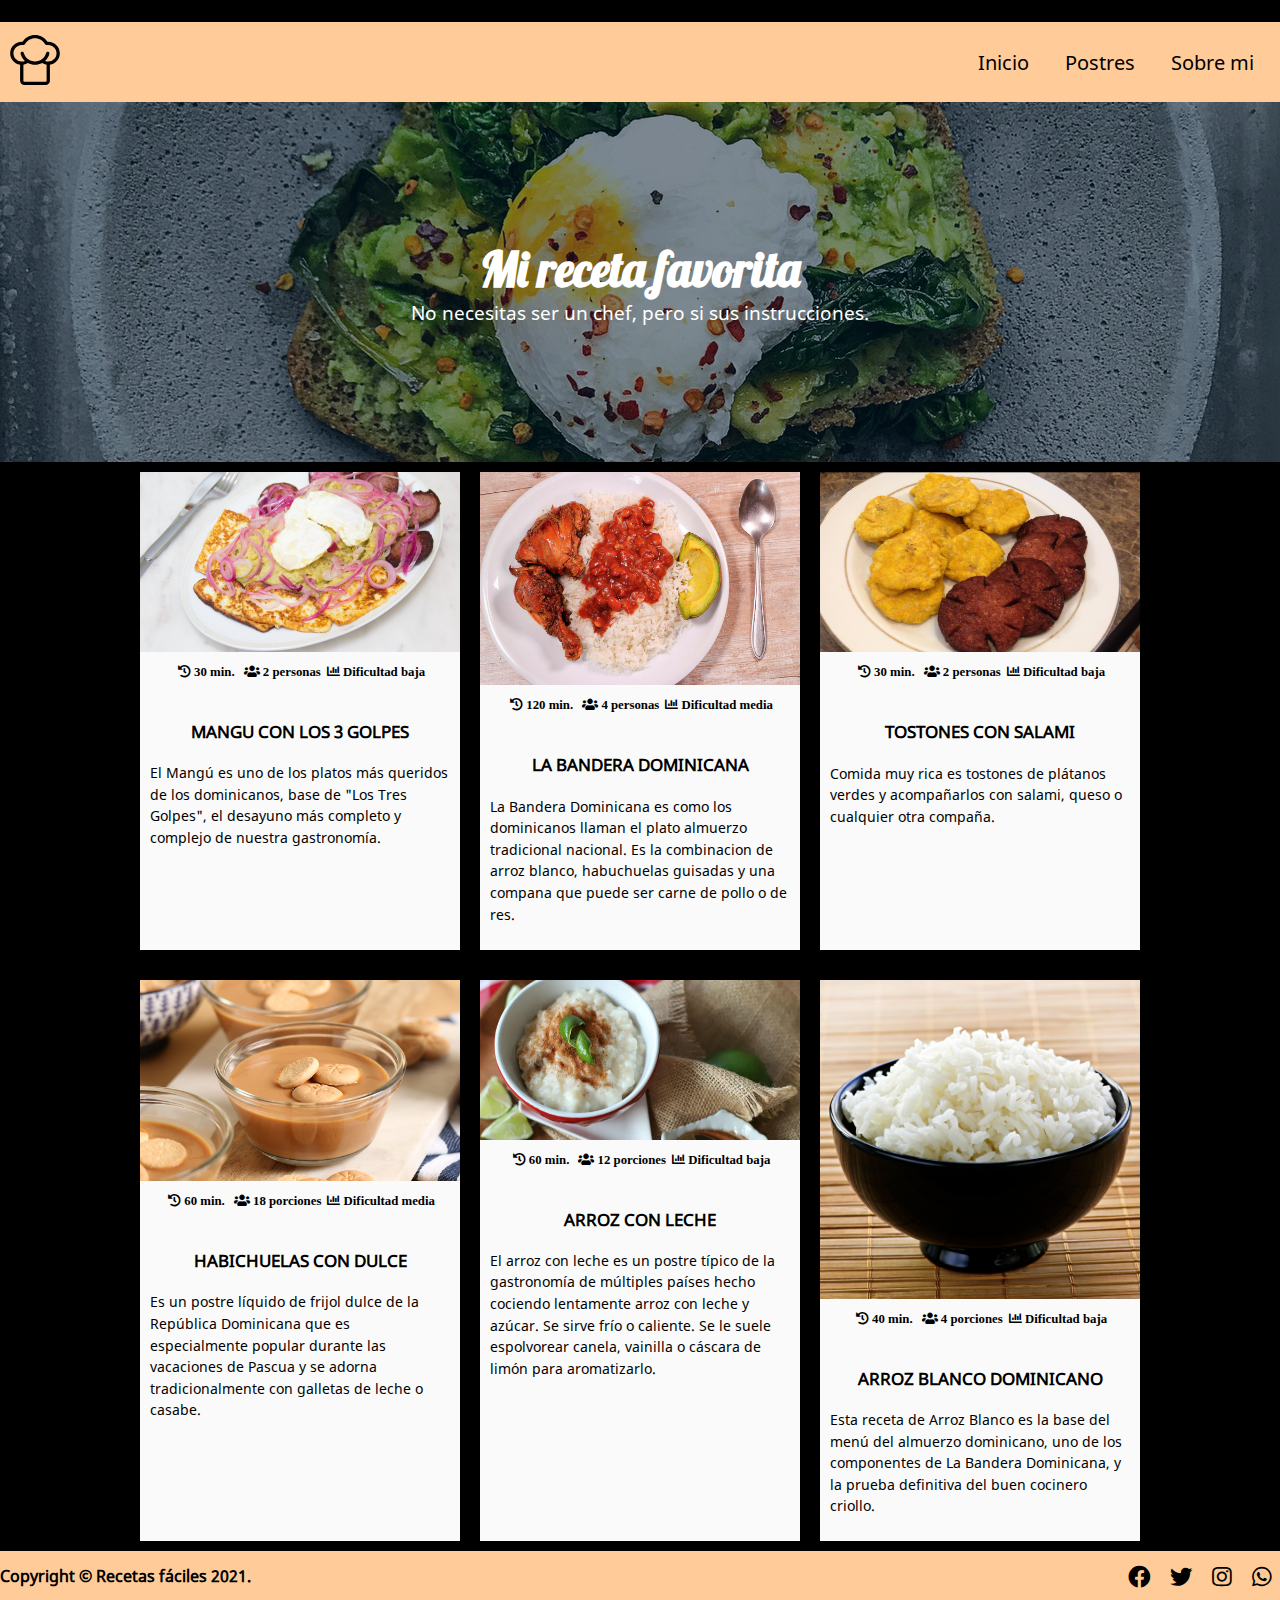
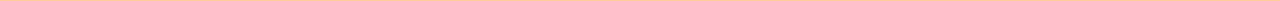
<file: index.html>
<!DOCTYPE html>
<html lang="es">

<head>
    <meta charset="UTF-8">
    <title>Mi Receta Favorita | Jean</title>
    <link rel="stylesheet" href="estilos.css">
/*    <link rel="stylesheet" href="https://cdnjs.cloudflare.com/ajax/libs/font-awesome/5.15.3/css/all.min.css">*/


</head>

<body>
    <!-- inicio del encabezado -->
    <header class="header">
        <div class="logo">
            <img src="chef.svg" alt="">
        </div>
        <nav class="navbar">
            <ul>
                <li><a href="index.html">Inicio</a></li>
                <li><a href="#">Postres</a></li>
                <li><a href="sobre-mi.html">Sobre mi</a></li>
            </ul>
        </nav>
    </header>
    <!-- fin del encabezado -->

    <!-- inicio del banner -->
    <section class="banner">
        <div class="banner__content">
            <h1>Mi receta favorita</h1>
            <p>No necesitas ser un chef, pero si sus instrucciones.</p>
        </div>
    </section>
    <!-- fin del banner -->

    <!-- Contenido principal -->
    <section class="container">

        <article class="cards">
            <!-- contenedor de las recetas inicio-->

            <div class="card">
                <!-- Una receta inicio -->
                <img src="img/mangu-3-golpes.jpg" class="card__image" alt="Mangu con los 3 golpes">
                <div class="overlay"><a href="mangu-tres-golpes.html">Ver receta</a></div>
                <div class="card__info">
                    <i class="fas fa-history"> 30 min.</i>
                    <i class="fas fa-users"> 2 personas</i>
                    <div class="fas fa-chart-bar"> Dificultad baja</div>
                </div>
                <div class="card__content">
                    <h3>Mangu con los 3 golpes</h3>
                    <p>El Mangú es uno de los platos más queridos de los dominicanos, base de "Los Tres Golpes", el desayuno más completo y complejo de nuestra gastronomía.</p>
                </div>
            </div> <!-- Una receta fin -->

            <div class="card"> <!-- Una receta inicio -->
                <img src="img/almuerzo-bandera.jpg" class="card__image" alt="Comida llamada la bandera dominicana">
                <div class="overlay"><a href="almuerzo-bandera.html">Ver receta</a></div>
                <div class="card__info">
                    <i class="fas fa-history"> 120 min.</i>
                    <i class="fas fa-users"> 4 personas</i>
                    <div class="fas fa-chart-bar"> Dificultad media</div>
                </div>
                <div class="card__content">
                    <h3>La Bandera Dominicana</h3>
                    <p>La Bandera Dominicana es como los dominicanos llaman el plato almuerzo tradicional nacional. Es la combinacion de arroz blanco, habuchuelas guisadas y una compana que puede ser carne de pollo o de res.</p>
                </div>
            </div> <!-- Una receta fin -->

            <div class="card"> <!-- Una receta inicio -->
                <img src="img/tostones-con-salami.png" class="card__image" alt="">
                <div class="overlay"><a href="tostones-con-salami.html">Ver receta</a></div>
                <div class="card__info">
                    <i class="fas fa-history"> 30 min.</i>
                    <i class="fas fa-users"> 2 personas</i>
                    <div class="fas fa-chart-bar"> Dificultad baja</div>
                </div>
                <div class="card__content">
                    <h3>Tostones con Salami</h3>
                    <p>Comida muy rica es tostones de plátanos verdes y acompañarlos con salami, queso o cualquier otra compaña.</p>
                </div>
            </div> <!-- Una receta fin -->

            <div class="card"> <!-- Una receta inicio -->
                <img src="img/habichuela-con-dulce.png" class="card__image" alt="">
                <div class="overlay"><a href="habichuelas-con-dulce.html">Ver receta</a></div>
                <div class="card__info">
                    <i class="fas fa-history"> 60 min.</i>
                    <i class="fas fa-users"> 18 porciones</i>
                    <div class="fas fa-chart-bar"> Dificultad media</div>
                </div>
                <div class="card__content">
                    <h3>Habichuelas con dulce</h3>
                    <p>Es un postre líquido de frijol dulce de la República Dominicana que es especialmente popular durante las vacaciones de Pascua y se adorna tradicionalmente con galletas de leche o casabe.</p>
                </div>
            </div> <!-- Una receta fin -->

            <div class="card"> <!-- Una receta inicio -->
                <img src="img/arroz-con-leche.jpg" class="card__image" alt="Arroz con leche">
                <div class="overlay"><a href="arroz-con-leche.html">Ver receta</a></div>
                <div class="card__info">
                    <i class="fas fa-history"> 60 min.</i>
                    <i class="fas fa-users"> 12 porciones</i>
                    <div class="fas fa-chart-bar"> Dificultad baja</div>
                </div>
                <div class="card__content">
                    <h3>Arroz con leche</h3>
                    <p>El arroz con leche es un postre típico de la gastronomía de múltiples países hecho cociendo lentamente arroz con leche y azúcar. Se sirve frío o caliente. Se le suele espolvorear canela, vainilla o cáscara de limón para aromatizarlo.</p>
                </div>
            </div> <!-- Una receta fin -->

            <div class="card"> <!-- Una receta inicio -->
                <img src="img/arroz-blanco.jpg" class="card__image" alt="">
                <div class="overlay"><a href="arroz-blanco.html">Ver receta</a></div>
                <div class="card__info">
                    <i class="fas fa-history"> 40 min.</i>
                    <i class="fas fa-users"> 4 porciones</i>
                    <div class="fas fa-chart-bar"> Dificultad baja</div>
                </div>
                <div class="card__content">
                    <h3>Arroz blanco dominicano</h3>
                    <p>Esta receta de Arroz Blanco es la base del menú del almuerzo dominicano, uno de los componentes de La Bandera Dominicana, y la prueba definitiva del buen cocinero criollo.</p>
                </div>
            </div> <!-- Una receta fin -->
       
        </article> <!-- contenedor de las recetas fin-->

    </section>
    <!-- fin de contenido principal -->

    <!-- inicio pie de pagina -->
    <footer>
        <p>Copyright &copy; Recetas fáciles 2021.</p>
        <div class="social-icon">
            <a href="https://facebook.com" target="_blank"><i class="fab fa-facebook"></i></a>
            <a href="https://twitter.com/JeancarloRe" target="_blank"><i class="fab fa-twitter"></i></a>
            <a href="https://instagram.com" target="_blank"><i class="fab fa-instagram"></i></a>
            <a href="https://whatsapp.com" target="_blank"><i class="fab fa-whatsapp"></i></a>
        </div>
    </footer>
    <!-- fin de pagina -->

</body>

</html>
</file>
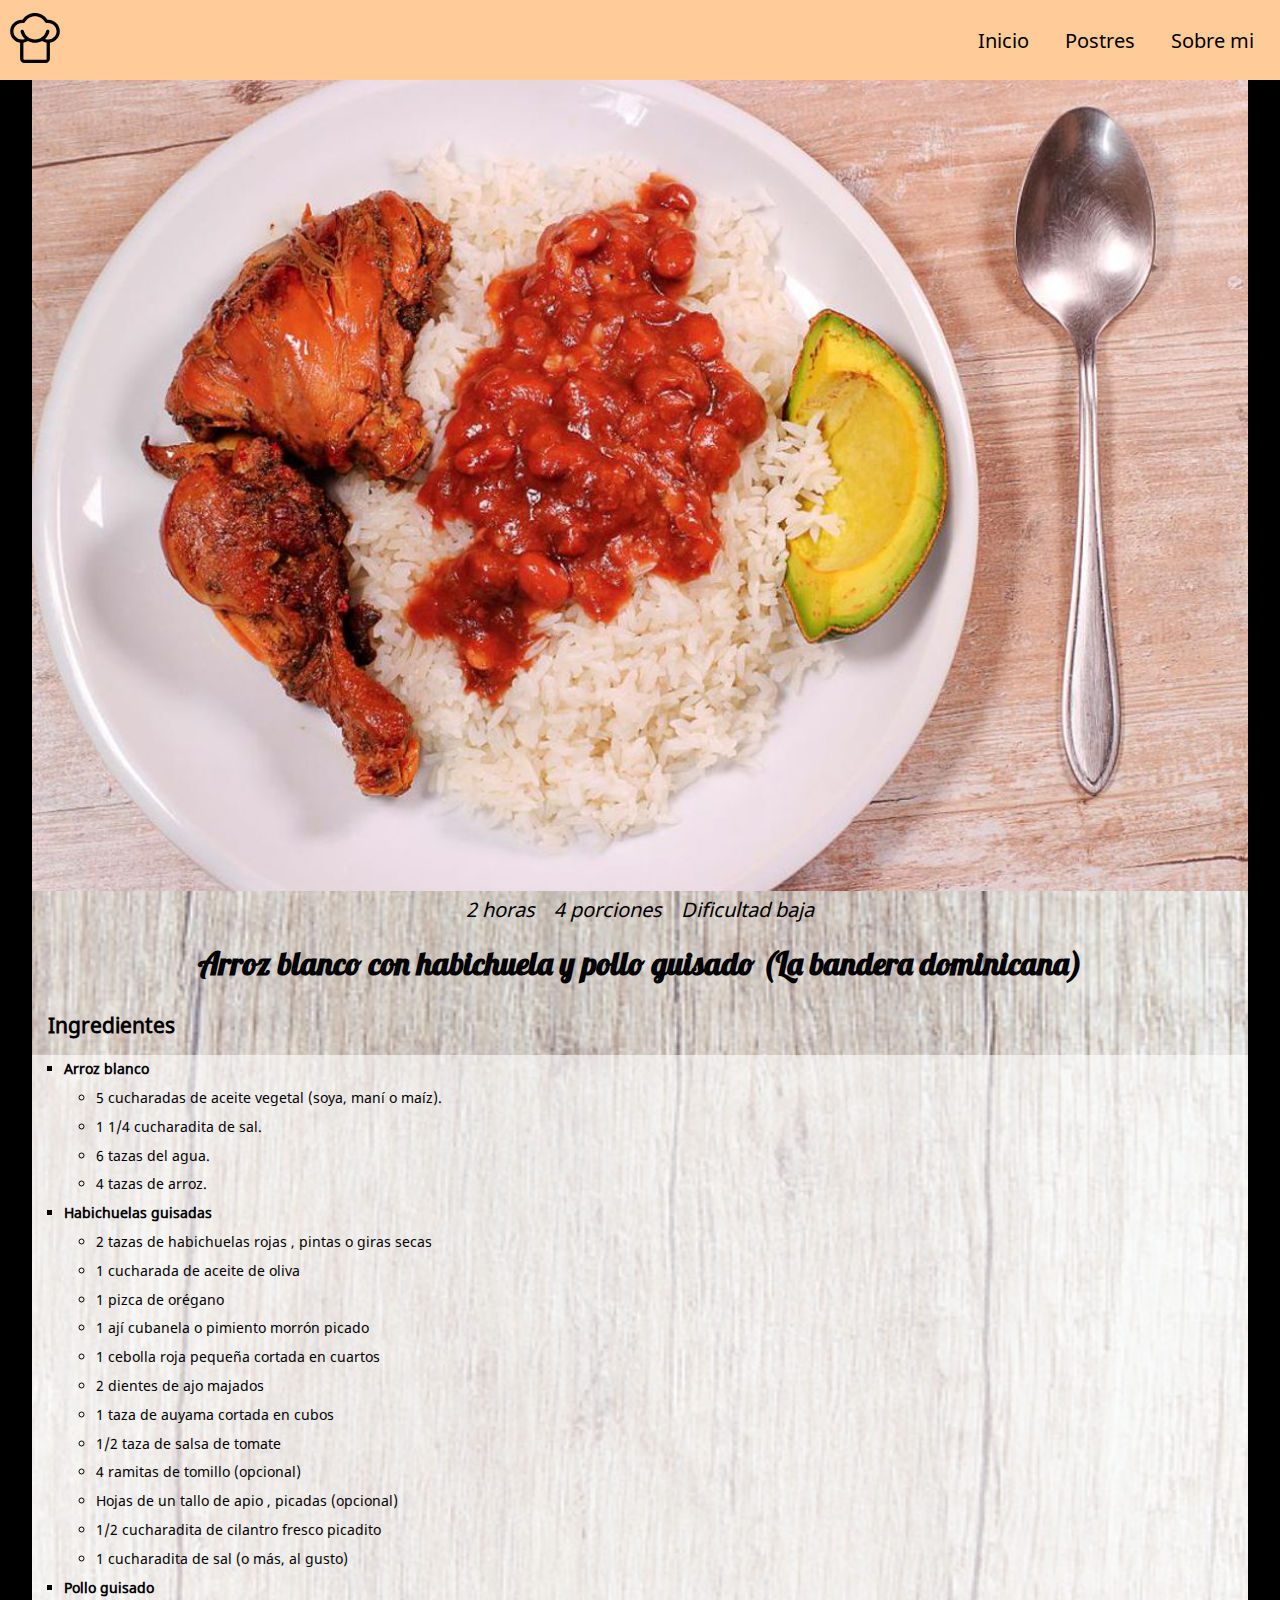
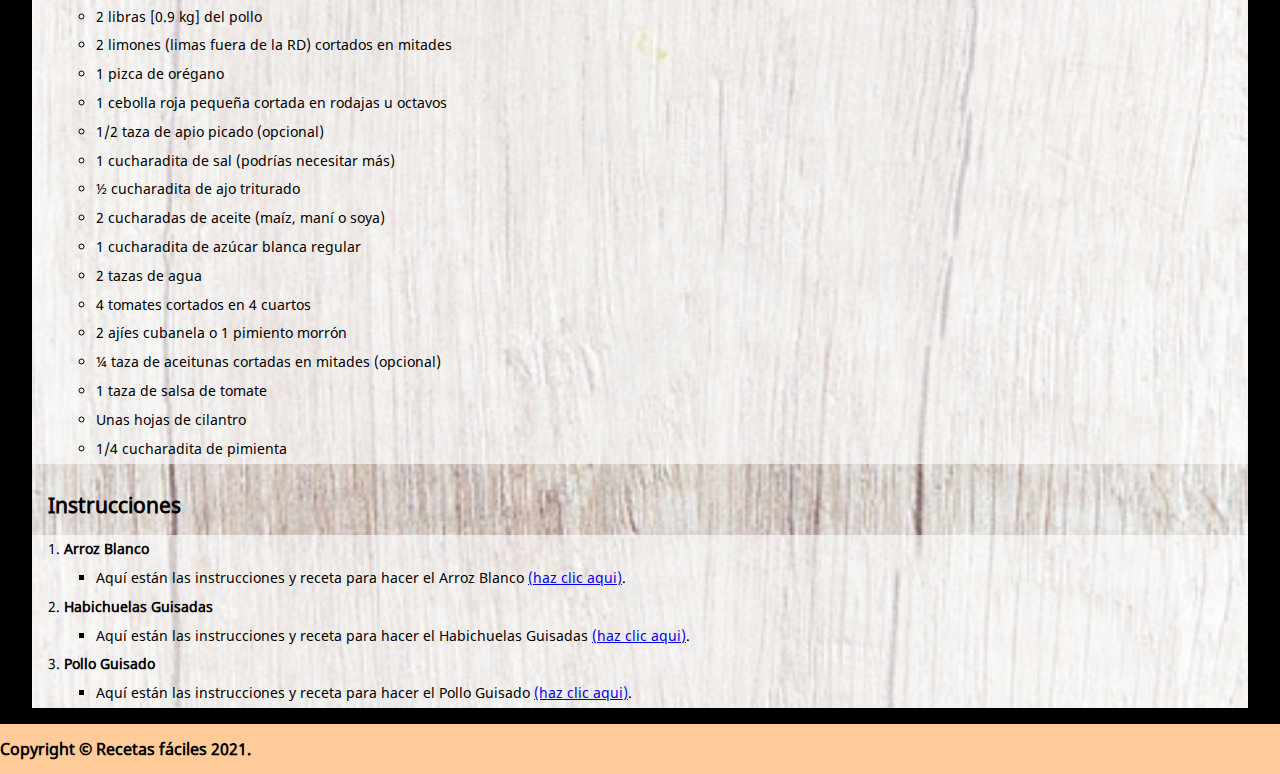
<file: almuerzo-bandera.html>
<!DOCTYPE html>
<html lang="es">
<head>
    <meta charset="UTF-8">
    <title>Mi Receta Favorita | Jean</title>
    <link rel="stylesheet" href="estilos.css">
    <link rel="stylesheet" href="app.css">
</head>
<body>

<!-- inicio del encabezado -->
    <header class="header">
        <div class="logo">
            <img src="chef.svg" alt="">
        </div>
        <nav class="navbar">
            <ul>
                <li><a href="index.html">Inicio</a></li>
                <li><a href="#">Postres</a></li>
                <li><a href="sobre-mi.html">Sobre mi</a></li>
            </ul>
        </nav>
    </header>
<!-- fin del encabezado -->
 
<!-- Contenido Principal    -->
<div class="container">
    <section class="main-container">
        <article class="p-article-container">
            <div class="p-article__image">
                <a href="https://www.youtube.com/watch?v=1sG-d21s2vU" target="_blank"><img src="img/almuerzo-bandera.jpg" alt="almuerzo la bandera dominicana" title="Haz clic para ver el video"></a>
            </div>
            <div class="p-article-info">
                <i class="fas fa-history"> 2 horas</i>
                <i class="fas fa-users"> 4 porciones</i>
                <i class="fas fa-chart-bar"> Dificultad baja</i>
            </div>
            <div class="p-article__title">
                <h3>Arroz blanco con habichuela y pollo guisado (La bandera dominicana)</h3>
            </div>
            <div class="p-article__info">
                
            </div>
            <div class="p-article__receta">
                <h4>Ingredientes</h4>
                
                <div class="p-article__list">
                    <ul>
                        <li><b>Arroz blanco</b></li>
                        <ul style="list-style-type: circle">
                            <li>5 cucharadas de aceite vegetal (soya, maní o maíz).</li>
                            <li>1 1/4 cucharadita de sal.</li>
                            <li>6 tazas del agua.</li>
                            <li>4 tazas de arroz.</li>
                        </ul>
                        <li><b>Habichuelas guisadas</b></li>
                        <ul style="list-style-type: circle">
                            <li>2 tazas de habichuelas rojas , pintas o giras secas</li>
                            <li>1 cucharada de aceite de oliva</li>
                            <li>1 pizca de orégano</li>
                            <li>1 ají cubanela o pimiento morrón picado</li>
                            <li>1 cebolla roja pequeña cortada en cuartos</li>
                            <li>2 dientes de ajo majados</li>
                            <li>1 taza de auyama cortada en cubos</li>
                            <li>1/2 taza de salsa de tomate</li>
                            <li>4 ramitas de tomillo (opcional)</li>
                            <li>Hojas de un tallo de apio , picadas (opcional)</li>
                            <li>1/2 cucharadita de cilantro fresco picadito</li>
                            <li>1 cucharadita de sal (o más, al gusto)</li>
                        </ul>
                        <li><b>Pollo guisado</b></li>
                        <ul style="list-style-type: circle">
                            <li>2 libras [0.9 kg] del pollo</li>
                            <li>2 limones (limas fuera de la RD) cortados en mitades</li>
                            <li>1 pizca de orégano</li>
                            <li>1 cebolla roja pequeña cortada en rodajas u octavos</li>
                            <li>1/2 taza de apio picado (opcional)</li>
                            <li>1 cucharadita de sal (podrías necesitar más)</li>
                            <li>½ cucharadita de ajo triturado</li>
                            <li>2 cucharadas de aceite (maíz, maní o soya)</li>
                            <li>1 cucharadita de azúcar blanca regular</li>
                            <li>2 tazas de agua</li>
                            <li>4 tomates cortados en 4 cuartos</li>
                            <li>2 ajíes cubanela o 1 pimiento morrón</li>
                            <li>¼ taza de aceitunas cortadas en mitades (opcional)</li>
                            <li>1 taza de salsa de tomate</li>
                            <li>Unas hojas de cilantro</li>
                            <li>1/4 cucharadita de pimienta</li>
                        </ul>
                    </ul>
                </div>
                <h4>Instrucciones</h4>
                <div class="p-article__list">
                    <ol>
                        <li><b>Arroz Blanco</b></li>
                        <ul>
                            <li>Aquí están las instrucciones y receta para hacer el Arroz Blanco <a href="arroz-blanco.html">(haz clic aqui)</a>.</li>
                        </ul>
                        <li><b>Habichuelas Guisadas</b></li>
                        <ul>
                            <li>Aquí están las instrucciones y receta para hacer el Habichuelas Guisadas <a href="habichuelas-guisadas.html">(haz clic aqui)</a>.</li>
                        </ul>
                        <li><b>Pollo Guisado</b></li>
                        <ul>
                            <li>Aquí están las instrucciones y receta para hacer el Pollo Guisado <a href="pollo-guisado.html">(haz clic aqui)</a>.</li>
                        </ul>
                    </ol>
                </div>
            </div>
        </article>
    </section>
</div>
 
<!-- inicio pie de pagina -->
    <footer>
        <p>Copyright &copy; Recetas fáciles 2021.</p>
        <div class="social-icon">
            <a href="https://facebook.com" target="_blank"><i class="fab fa-facebook"></i></a>
            <a href="https://twitter.com/JeancarloRe" target="_blank"><i class="fab fa-twitter"></i></a>
            <a href="https://instagram.com" target="_blank"><i class="fab fa-instagram"></i></a>
            <a href="https://whatsapp.com" target="_blank"><i class="fab fa-whatsapp"></i></a>
        </div>
    </footer>
<!-- fin de pagina -->
</body>
</html>
</file>
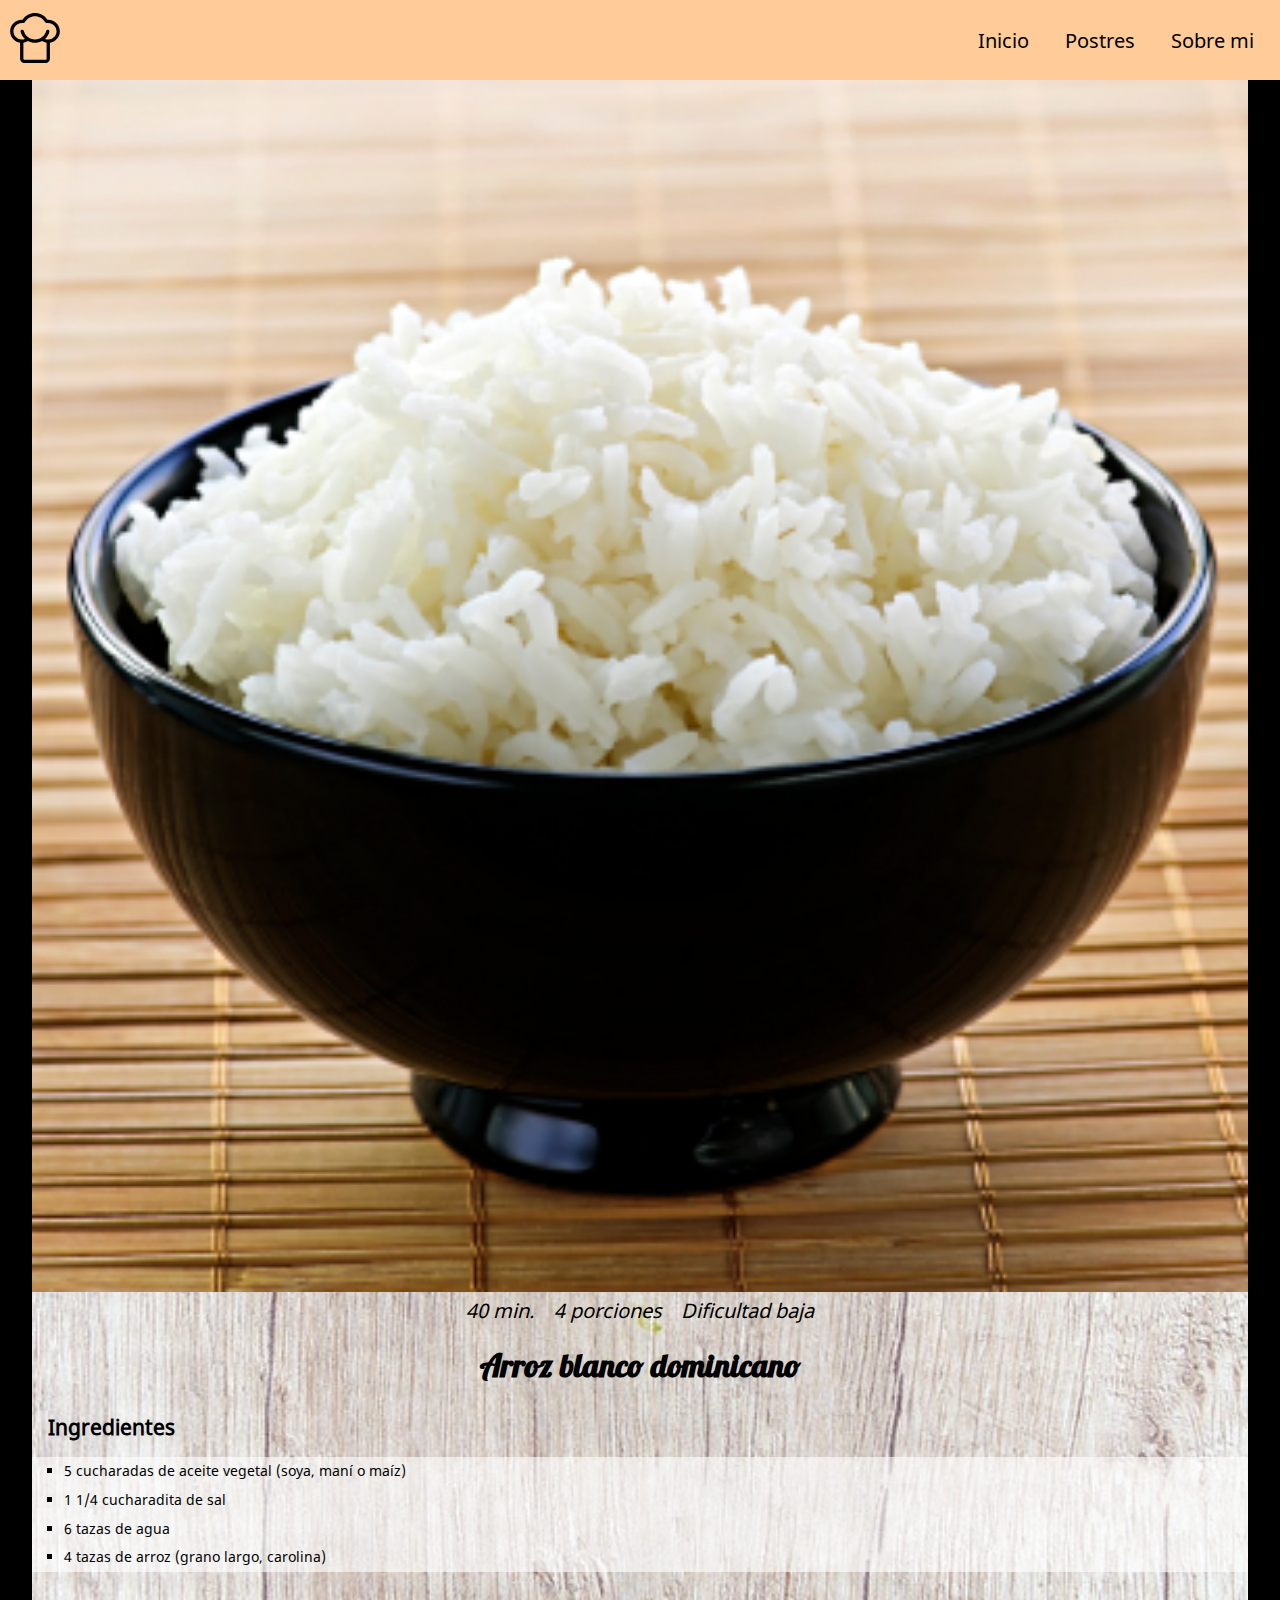
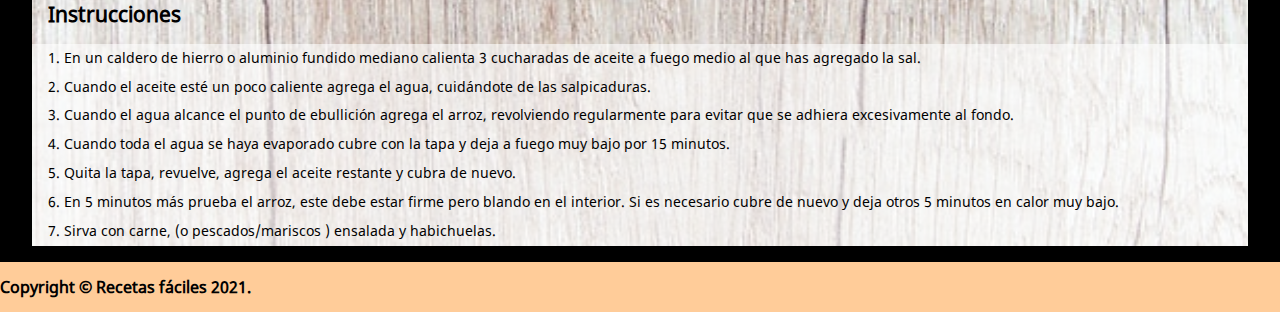
<file: arroz-blanco.html>
<!DOCTYPE html>
<html lang="es">
<head>
    <meta charset="UTF-8">
    <title>Mi Receta Favorita | Jean</title>
    <link rel="stylesheet" href="estilos.css">
    <link rel="stylesheet" href="app.css">
</head>
<body>

<!-- inicio del encabezado -->
    <header class="header">
        <div class="logo">
            <img src="chef.svg" alt="">
        </div>
        <nav class="navbar">
            <ul>
                <li><a href="index.html">Inicio</a></li>
                <li><a href="#">Postres</a></li>
                <li><a href="sobre-mi.html">Sobre mi</a></li>
            </ul>
        </nav>
    </header>
<!-- fin del encabezado -->
 
<!-- Contenido Principal    -->
<div class="container">
    <section class="main-container">
        <article class="p-article-container">
            <div class="p-article__image">
                <a href="https://www.youtube.com/watch?v=K7JNPRqVfKQ" target="_blank"><img src="img/arroz-blanco.jpg" alt="arroz blanco dominicano" title="Haz clic para ver el video"></a>
            </div>
            <div class="p-article-info">
                <i class="fas fa-history"> 40 min.</i>
                <i class="fas fa-users"> 4 porciones</i>
                <i class="fas fa-chart-bar"> Dificultad baja</i>
            </div>
            <div class="p-article__title">
                <h3>Arroz blanco dominicano</h3>
            </div>
            <div class="p-article__info">
                
            </div>
            <div class="p-article__receta">
                <h4>Ingredientes</h4>
                
                <div class="p-article__list">
                    <ul>
                        <li>5 cucharadas de aceite vegetal (soya, maní o maíz)</li>
                        <li>1 1/4 cucharadita de sal </li>
                        <li>6 tazas de agua </li>
                        <li> 4 tazas de arroz (grano largo, carolina)</li>
                    </ul>
                </div>
                <h4>Instrucciones</h4>
                <div class="p-article__list">
                    <ol>
                        <li>En un caldero de hierro o aluminio fundido mediano calienta 3 cucharadas de aceite a fuego medio al que has agregado la sal.</li>
                        <li>Cuando el aceite esté un poco caliente agrega el agua, cuidándote de las salpicaduras.</li>
                        <li>Cuando el agua alcance el punto de ebullición agrega el arroz, revolviendo regularmente para evitar que se adhiera excesivamente al fondo.</li>
                        <li>Cuando toda el agua se haya evaporado cubre con la tapa y deja a fuego muy bajo por 15 minutos.</li>
                        <li>Quita la tapa, revuelve, agrega el aceite restante y cubra de nuevo.</li>
                        <li>En 5 minutos más prueba el arroz, este debe estar firme pero blando en el interior. Si es necesario cubre de nuevo y deja otros 5 minutos en calor muy bajo.</li>
                        <li>Sirva con carne, (o pescados/mariscos ) ensalada y habichuelas.</li>
                    </ol>
                </div>
            </div>
        </article>
    </section>
</div>
 
<!-- inicio pie de pagina -->
    <footer>
        <p>Copyright © Recetas fáciles 2021.</p>
        <div class="social-icon">
            <a href="https://facebook.com" target="_blank"><i class="fab fa-facebook"></i></a>
            <a href="https://twitter.com/JeancarloRe" target="_blank"><i class="fab fa-twitter"></i></a>
            <a href="https://instagram.com" target="_blank"><i class="fab fa-instagram"></i></a>
            <a href="https://whatsapp.com" target="_blank"><i class="fab fa-whatsapp"></i></a>
        </div>
    </footer>
<!-- fin de pagina -->
</body>
</html>
</file>
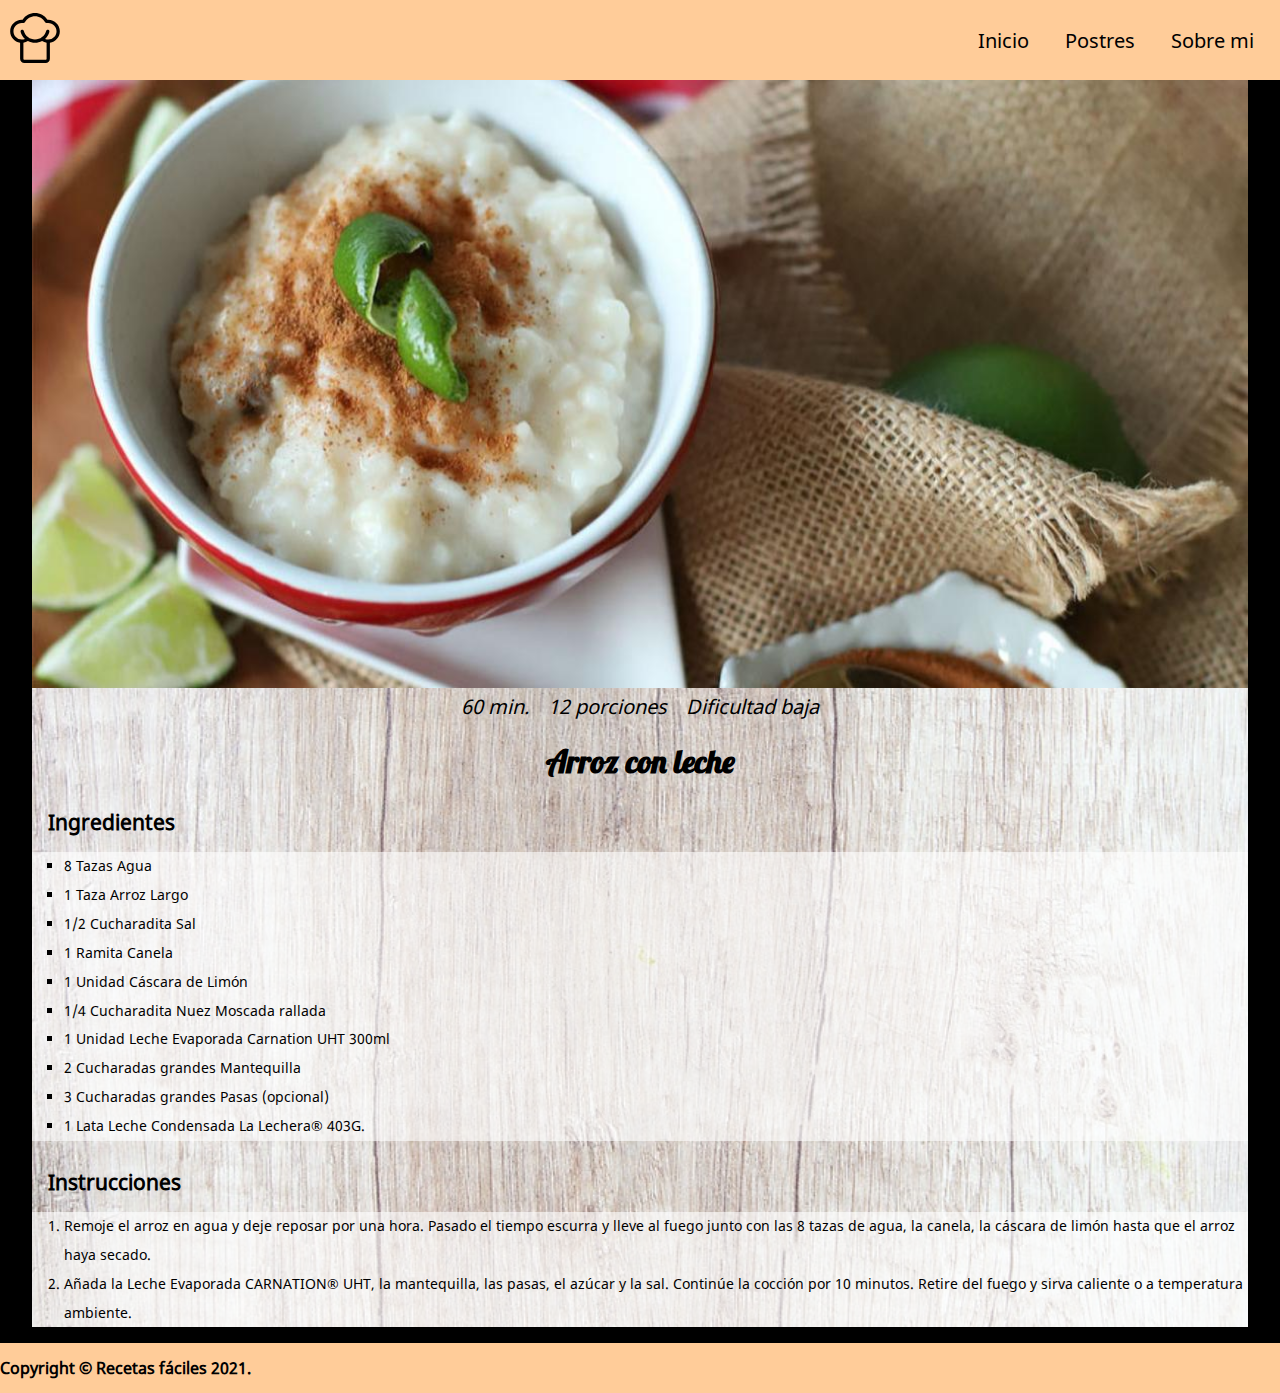
<file: arroz-con-leche.html>
<!DOCTYPE html>
<html lang="es">
<head>
    <meta charset="UTF-8">
    <title>Mi Receta Favorita | Jean</title>
    <link rel="stylesheet" href="estilos.css">
    <link rel="stylesheet" href="app.css">
</head>
<body>

<!-- inicio del encabezado -->
    <header class="header">
        <div class="logo">
            <img src="chef.svg" alt="">
        </div>
        <nav class="navbar">
            <ul>
                <li><a href="index.html">Inicio</a></li>
                <li><a href="#">Postres</a></li>
                <li><a href="sobre-mi.html">Sobre mi</a></li>
            </ul>
        </nav>
    </header>
<!-- fin del encabezado -->
 
<!-- Contenido Principal    -->
<div class="container">
    <section class="main-container">
        <article class="p-article-container">
            <div class="p-article__image">
                <a href="https://www.youtube.com/watch?v=THRIte4hOok" target="_blank"><img src="img/arroz-con-leche.jpg" alt="arroz blanco dominicano" title="Haz clic para ver el video"></a>
            </div>
            <div class="p-article-info">
                <i class="fas fa-history"> 60 min.</i>
                <i class="fas fa-users"> 12 porciones</i>
                <i class="fas fa-chart-bar"> Dificultad baja</i>
            </div>
            <div class="p-article__title">
                <h3>Arroz con leche</h3>
            </div>
            <div class="p-article__info">
                
            </div>
            <div class="p-article__receta">
                <h4>Ingredientes</h4>
                
                <div class="p-article__list">
                    <ul>
                        <li>8 Tazas Agua</li>
                        <li>1 Taza Arroz Largo</li>
                        <li>1/2 Cucharadita Sal</li>
                        <li>1 Ramita Canela</li>
                        <li>1 Unidad Cáscara de Limón</li>
                        <li>1/4 Cucharadita Nuez Moscada rallada</li>
                        <li>1 Unidad Leche Evaporada Carnation UHT 300ml</li>
                        <li>2 Cucharadas grandes Mantequilla</li>
                        <li>3 Cucharadas grandes Pasas (opcional)</li>
                        <li>1 Lata Leche Condensada La Lechera® 403G.</li>
                    </ul>
                </div>
                <h4>Instrucciones</h4>
                <div class="p-article__list">
                    <ol>
                        <li>Remoje el arroz en agua y deje reposar por una hora. Pasado el tiempo escurra y lleve al fuego junto con las 8 tazas de agua, la canela, la cáscara de limón hasta que el arroz haya secado.</li>
                        <li>Añada la Leche Evaporada CARNATION® UHT, la mantequilla, las pasas, el azúcar y la sal. Continúe la cocción por 10 minutos. Retire del fuego y sirva caliente o a temperatura ambiente.</li>
                    </ol>
                </div>
            </div>
        </article>
    </section>
</div>
 
<!-- inicio pie de pagina -->
    <footer>
        <p>Copyright &copy; Recetas fáciles 2021.</p>
        <div class="social-icon">
            <a href="https://facebook.com" target="_blank"><i class="fab fa-facebook"></i></a>
            <a href="https://twitter.com/JeancarloRe" target="_blank"><i class="fab fa-twitter"></i></a>
            <a href="https://instagram.com" target="_blank"><i class="fab fa-instagram"></i></a>
            <a href="https://whatsapp.com" target="_blank"><i class="fab fa-whatsapp"></i></a>
        </div>
    </footer>
<!-- fin de pagina -->
</body>
</html>
</file>
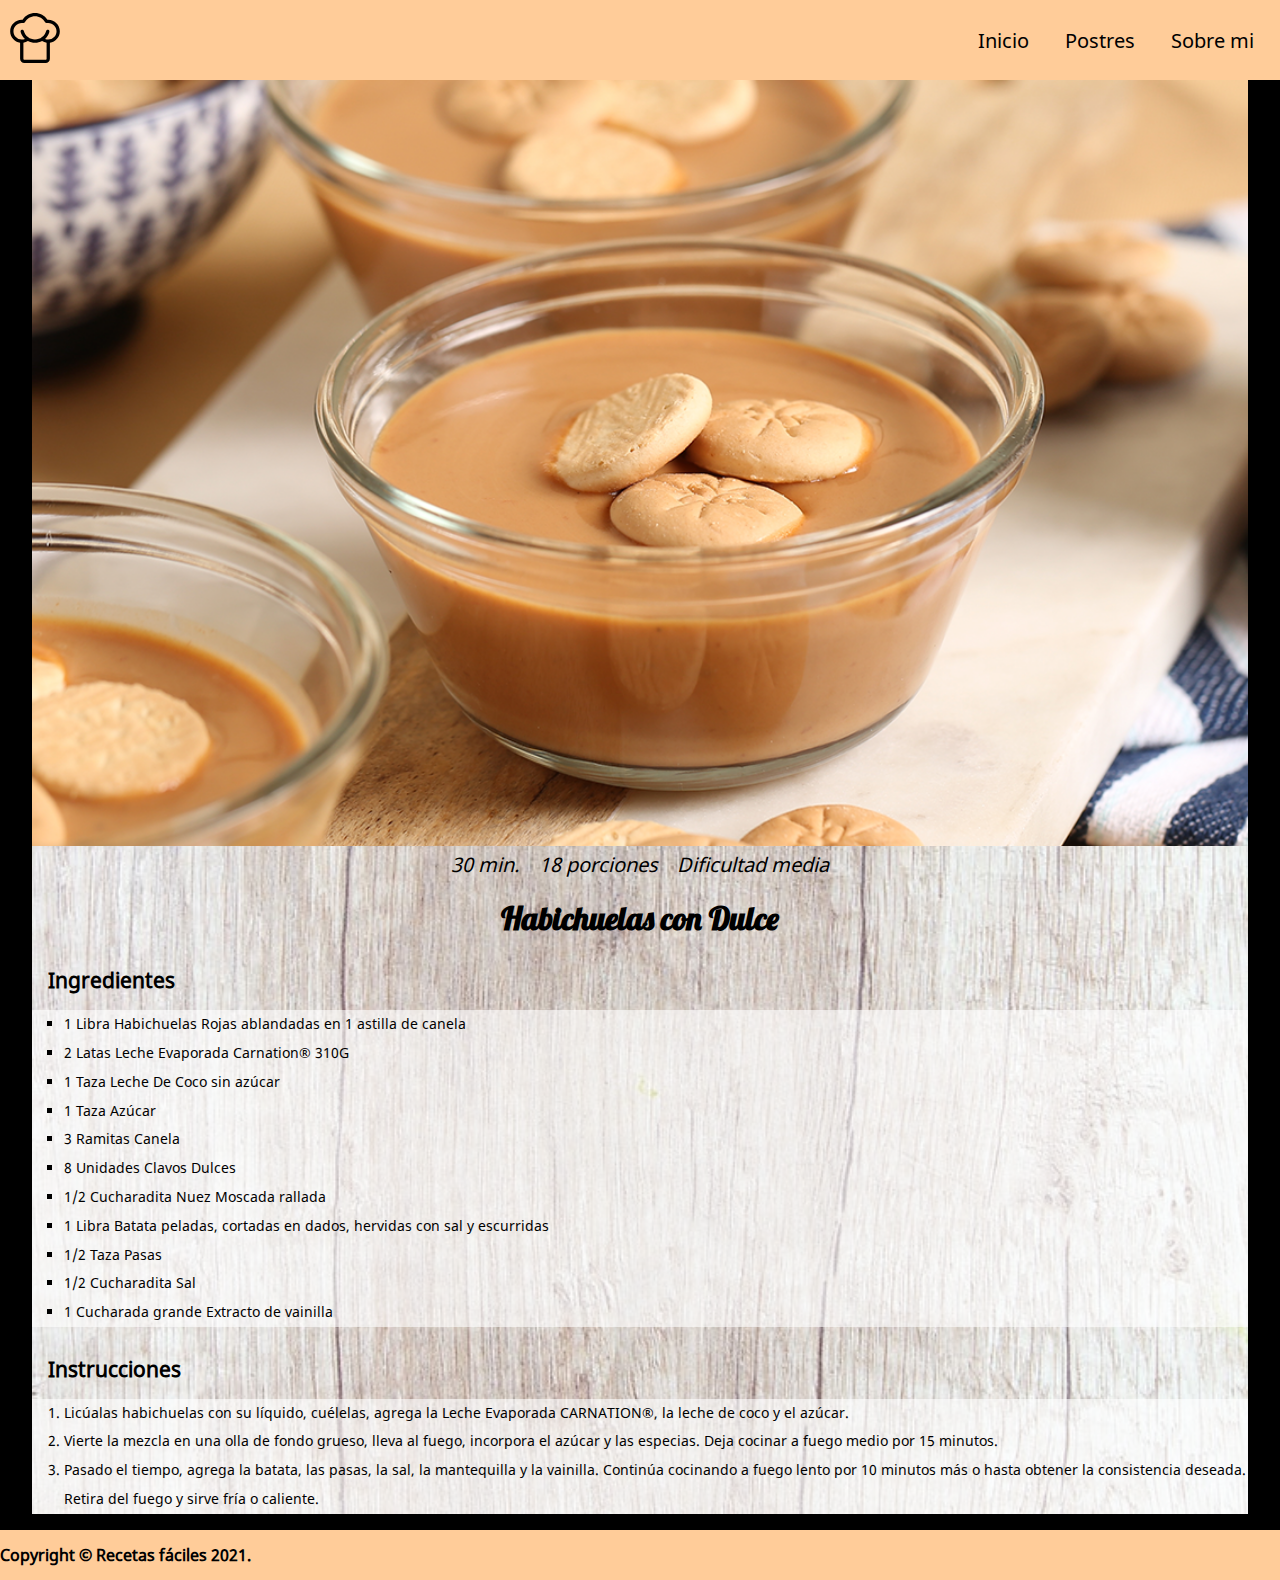
<file: habichuelas-con-dulce.html>
<!DOCTYPE html>
<html lang="es">
<head>
    <meta charset="UTF-8">
    <title>Mi Receta Favorita | Jean</title>
    <link rel="stylesheet" href="estilos.css">
    <link rel="stylesheet" href="app.css">
</head>
<body>

<!-- inicio del encabezado -->
    <header class="header">
        <div class="logo">
            <img src="chef.svg" alt="">
        </div>
        <nav class="navbar">
            <ul>
                <li><a href="index.html">Inicio</a></li>
                <li><a href="#">Postres</a></li>
                <li><a href="sobre-mi.html">Sobre mi</a></li>
            </ul>
        </nav>
    </header>
<!-- fin del encabezado -->
 
<!-- Contenido Principal    -->
<div class="container">
    <section class="main-container">
        <article class="p-article-container">
            <div class="p-article__image">
                <a href="https://www.youtube.com/watch?v=7CezQlWXc_E" target="_blank"><img src="img/habichuela-con-dulce.png" alt="habichuela con dulce" title="Haz clic para ver el video"></a>
            </div>
            <div class="p-article-info">
                <i class="fas fa-history"> 30 min.</i>
                <i class="fas fa-users"> 18 porciones</i>
                <i class="fas fa-chart-bar"> Dificultad media</i>
            </div>
            <div class="p-article__title">
                <h3>Habichuelas con Dulce</h3>
            </div>
            <div class="p-article__info">
                
            </div>
            <div class="p-article__receta">
                <h4>Ingredientes</h4>
                
                <div class="p-article__list">
                    <ul>
                        <li>1 Libra Habichuelas Rojas ablandadas en 1 astilla de canela</li>
                        <li>2 Latas Leche Evaporada Carnation® 310G</li>
                        <li>1 Taza Leche De Coco sin azúcar</li>
                        <li>1 Taza Azúcar</li>
                        <li>3 Ramitas Canela</li>
                        <li>8 Unidades Clavos Dulces</li>
                        <li>1/2 Cucharadita Nuez Moscada rallada</li>
                        <li>1 Libra Batata peladas, cortadas en dados, hervidas con sal y escurridas</li>
                        <li>1/2 Taza Pasas</li>
                        <li>1/2 Cucharadita Sal</li>
                        <li>1 Cucharada grande Extracto de vainilla</li>
                    </ul>
                </div>
                <h4>Instrucciones</h4>
                <div class="p-article__list">
                    <ol>
                        <li>Licúalas habichuelas con su líquido, cuélelas, agrega la Leche Evaporada CARNATION®, la leche de coco y el azúcar.</li>
                        <li>Vierte la mezcla en una olla de fondo grueso, lleva al fuego, incorpora el azúcar y las especias. Deja cocinar a fuego medio por 15 minutos.</li>
                        <li>Pasado el tiempo, agrega la batata, las pasas, la sal, la mantequilla y la vainilla. Continúa cocinando a fuego lento por 10 minutos más o hasta obtener la consistencia deseada. Retira del fuego y sirve fría o caliente.</li>
                    </ol>
                </div>
            </div>
        </article>
    </section>
</div>
 
<!-- inicio pie de pagina -->
    <footer>
        <p>Copyright &copy; Recetas fáciles 2021.</p>
        <div class="social-icon">
            <a href="https://facebook.com" target="_blank"><i class="fab fa-facebook"></i></a>
            <a href="https://twitter.com/JeancarloRe" target="_blank"><i class="fab fa-twitter"></i></a>
            <a href="https://instagram.com" target="_blank"><i class="fab fa-instagram"></i></a>
            <a href="https://whatsapp.com" target="_blank"><i class="fab fa-whatsapp"></i></a>
        </div>
    </footer>
<!-- fin de pagina -->

</body>
</html>
</file>
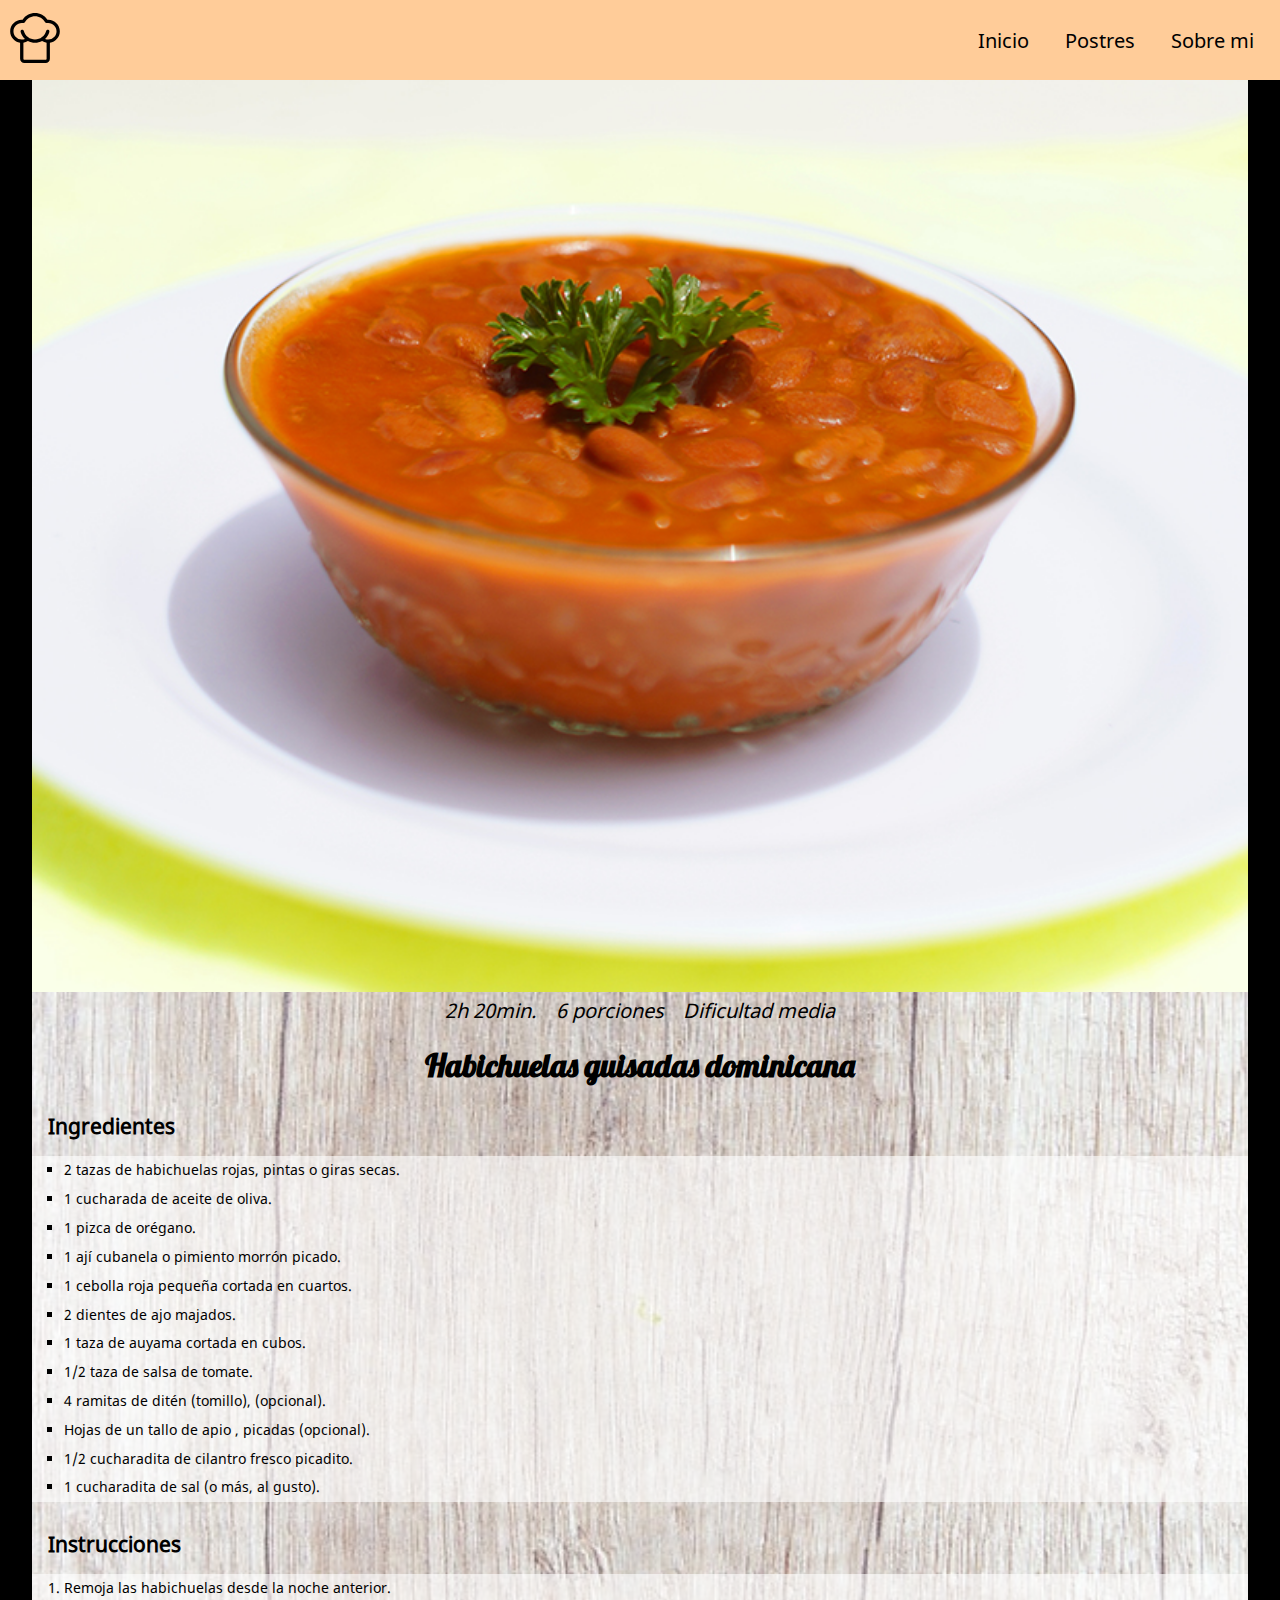
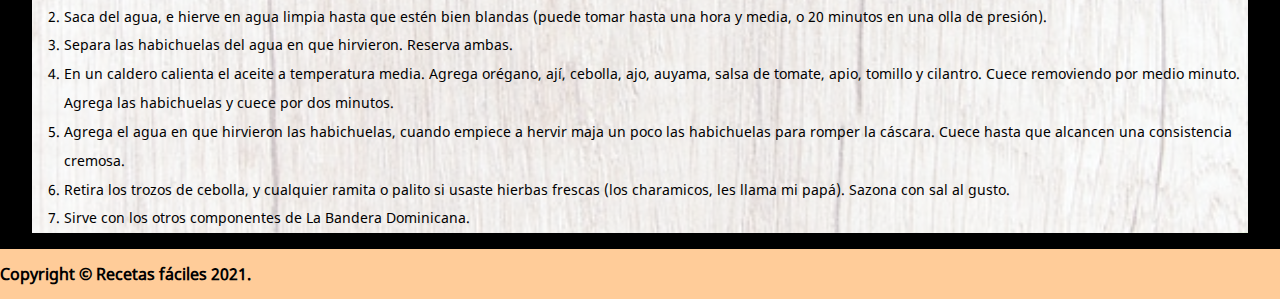
<file: habichuelas-guisadas.html>
<!DOCTYPE html>
<html lang="es">
<head>
    <meta charset="UTF-8">
    <title>Mi Receta Favorita | Jean</title>
    <link rel="stylesheet" href="estilos.css">
    <link rel="stylesheet" href="app.css">
</head>
<body>

<!-- inicio del encabezado -->
    <header class="header">
        <div class="logo">
            <img src="/chef.svg" alt="">
        </div>
        <nav class="navbar">
            <ul>
                <li><a href="index.html">Inicio</a></li>
                <li><a href="#">Postres</a></li>
                <li><a href="sobre-mi.html">Sobre mi</a></li>
            </ul>
        </nav>
    </header>
<!-- fin del encabezado -->
 
<!-- Contenido Principal    -->
<div class="container">
    <section class="main-container">
        <article class="p-article-container">
            <div class="p-article__image">
                <a href="https://www.youtube.com/watch?v=9vobP6RJ_4I" target="_blank"><img src="img/habichuelas-guisadas.jpg" alt="habichuelas guisadas dominicana" title="Haz clic para ver el video"></a>
            </div>
            <div class="p-article-info">
                <i class="fas fa-history"> 2h 20min.</i>
                <i class="fas fa-users"> 6 porciones</i>
                <i class="fas fa-chart-bar"> Dificultad media</i>
            </div>
            <div class="p-article__title">
                <h3>Habichuelas guisadas dominicana</h3>
            </div>
            <div class="p-article__info">
                
            </div>
            <div class="p-article__receta">
                <h4>Ingredientes</h4>
                
                <div class="p-article__list">
                    <ul>
                        <li>2 tazas de habichuelas rojas, pintas o giras secas.</li>
                        <li>1 cucharada de aceite de oliva.</li>
                        <li>1 pizca de orégano.</li>
                        <li>1 ají cubanela o pimiento morrón picado.</li>
                        <li>1 cebolla roja pequeña cortada en cuartos.</li>
                        <li>2 dientes de ajo majados.</li>
                        <li>1 taza de auyama cortada en cubos.</li>
                        <li>1/2 taza de salsa de tomate.</li>
                        <li>4 ramitas de ditén (tomillo), (opcional).</li>
                        <li>Hojas de un tallo de apio , picadas (opcional).</li>
                        <li>1/2 cucharadita de cilantro fresco picadito.</li>
                        <li>1 cucharadita de sal (o más, al gusto).</li>
                    </ul>
                </div>
                <h4>Instrucciones</h4>
                <div class="p-article__list">
                    <ol>
                        <li>Remoja las habichuelas desde la noche anterior.</li>
                        <li>Saca del agua, e hierve en agua limpia hasta que estén bien blandas (puede tomar hasta una hora y media, o 20 minutos en una olla de presión).</li>
                        <li>Separa las habichuelas del agua en que hirvieron. Reserva ambas.</li>
                        <li>En un caldero calienta el aceite a temperatura media. Agrega orégano, ají, cebolla, ajo, auyama, salsa de tomate, apio, tomillo y cilantro. Cuece removiendo por medio minuto. Agrega las habichuelas y cuece por dos minutos.</li>
                        <li>Agrega el agua en que hirvieron las habichuelas, cuando empiece a hervir maja un poco las habichuelas para romper la cáscara. Cuece hasta que alcancen una consistencia cremosa.</li>
                        <li>Retira los trozos de cebolla, y cualquier ramita o palito si usaste hierbas frescas (los charamicos, les llama mi papá). Sazona con sal al gusto.</li>
                        <li>Sirve con los otros componentes de La Bandera Dominicana.</li>
                    </ol>
                </div>
            </div>
        </article>
    </section>
</div>
 
<!-- inicio pie de pagina -->
    <footer>
        <p>Copyright &copy; Recetas fáciles 2021.</p>
        <div class="social-icon">
            <a href="https://facebook.com" target="_blank"><i class="fab fa-facebook"></i></a>
            <a href="https://twitter.com/JeancarloRe" target="_blank"><i class="fab fa-twitter"></i></a>
            <a href="https://instagram.com" target="_blank"><i class="fab fa-instagram"></i></a>
            <a href="https://whatsapp.com" target="_blank"><i class="fab fa-whatsapp"></i></a>
        </div>
    </footer>
<!-- fin de pagina -->
</body>
</html>
</file>
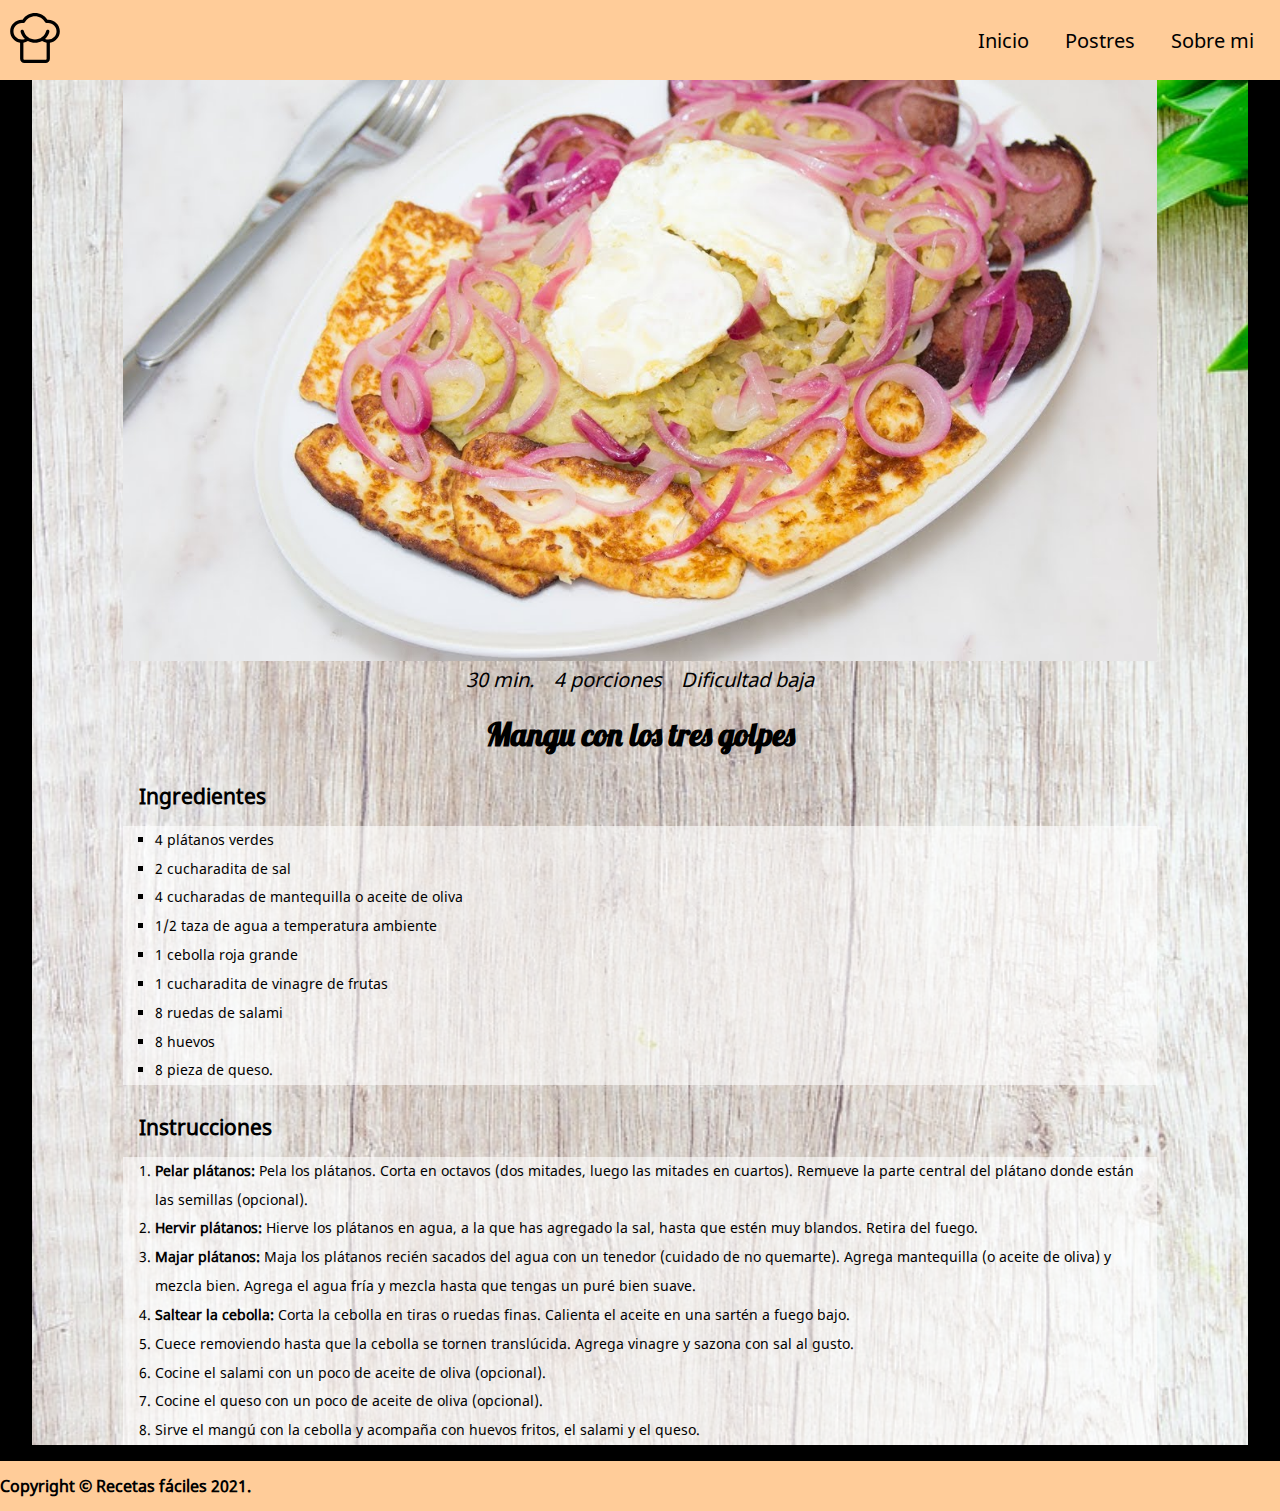
<file: mangu-tres-golpes.html>
<!DOCTYPE html>
<html lang="es">
<head>
    <meta charset="UTF-8">
    <title>Mi Receta Favorita | Jean</title>
    <link rel="stylesheet" href="estilos.css">
    <link rel="stylesheet" href="app.css">
</head>
<body>

<!-- inicio del encabezado -->
    <header class="header">
        <div class="logo">
            <img src="chef.svg" alt="">
        </div>
        <nav class="navbar">
            <ul>
                <li><a href="index.html">Inicio</a></li>
                <li><a href="#">Postres</a></li>
                <li><a href="sobre-mi.html">Sobre mi</a></li>
            </ul>
        </nav>
    </header>
<!-- fin del encabezado -->
 
<!-- Contenido Principal    -->
<div class="container">
    <section class="main-container">
        <article class="p-articles">
            <div class="p-article__image">
                <a href="https://www.youtube.com/watch?v=o0Irz2Bk_ik" target="_blank"><img src="img/mangu-3-golpes.jpg" alt="desayuno" title="Haz clic para ver el video"></a>
            </div>
            <div class="p-article-info">
                <i class="fas fa-history"> 30 min.</i>
                <i class="fas fa-users"> 4 porciones</i>
                <i class="fas fa-chart-bar"> Dificultad baja</i>
            </div>
            <div class="p-article__title">
                <h3>Mangu con los tres golpes</h3>
            </div>
            <div class="p-article__info">
                
            </div>
            <div class="p-article__receta">
                <h4>Ingredientes</h4>
                
                <div class="p-article__list">
                    <ul>
                        <li>4 plátanos verdes </li>
                        <li>2 cucharadita de sal </li>
                        <li>4 cucharadas de mantequilla o aceite de oliva</li>
                        <li>1/2 taza de agua a temperatura ambiente</li>
                        <li>1 cebolla roja grande </li>
                        <li>1 cucharadita de vinagre de frutas </li>
                        <li>8 ruedas de salami</li>
                        <li>8 huevos</li>
                        <li>8 pieza de queso.</li>
                    </ul>
                </div>
                <h4>Instrucciones</h4>
                <div class="p-article__list">
                    <ol>
                        <li><b>Pelar plátanos:</b> Pela los plátanos. Corta en octavos (dos mitades, luego las mitades en cuartos). Remueve la parte central del plátano donde están las semillas (opcional).</li>
                        <li><b>Hervir plátanos:</b> Hierve los plátanos en agua, a la que has agregado la sal, hasta que estén muy blandos. Retira del fuego.</li>
                        <li><b>Majar plátanos:</b> Maja los plátanos recién sacados del agua con un tenedor (cuidado de no quemarte). Agrega mantequilla (o aceite de oliva) y mezcla bien. Agrega el agua fría y mezcla hasta que tengas un puré bien suave.</li>
                        <li><b>Saltear la cebolla:</b> Corta la cebolla en tiras o ruedas finas. Calienta el aceite en una sartén a fuego bajo.</li>
                        <li>Cuece removiendo hasta que la cebolla se tornen translúcida. Agrega vinagre y sazona con sal al gusto.</li>
                        <li>Cocine el salami con un poco de aceite de oliva (opcional).</li>
                        <li>Cocine el queso con un poco de aceite de oliva (opcional).</li>
                        <li>Sirve el mangú con la cebolla y acompaña con huevos fritos, el salami y el queso.</li>
                    </ol>
                </div>
            </div>
        </article>
    </section>
</div>
 
<!-- inicio pie de pagina -->
    <footer>
        <p>Copyright &copy; Recetas fáciles 2021.</p>
        <div class="social-icon">
            <a href="https://facebook.com" target="_blank"><i class="fab fa-facebook"></i></a>
            <a href="https://twitter.com/JeancarloRe" target="_blank"><i class="fab fa-twitter"></i></a>
            <a href="https://instagram.com" target="_blank"><i class="fab fa-instagram"></i></a>
            <a href="https://whatsapp.com" target="_blank"><i class="fab fa-whatsapp"></i></a>
        </div>
    </footer>
<!-- fin de pagina -->
</body>
</html>
</file>
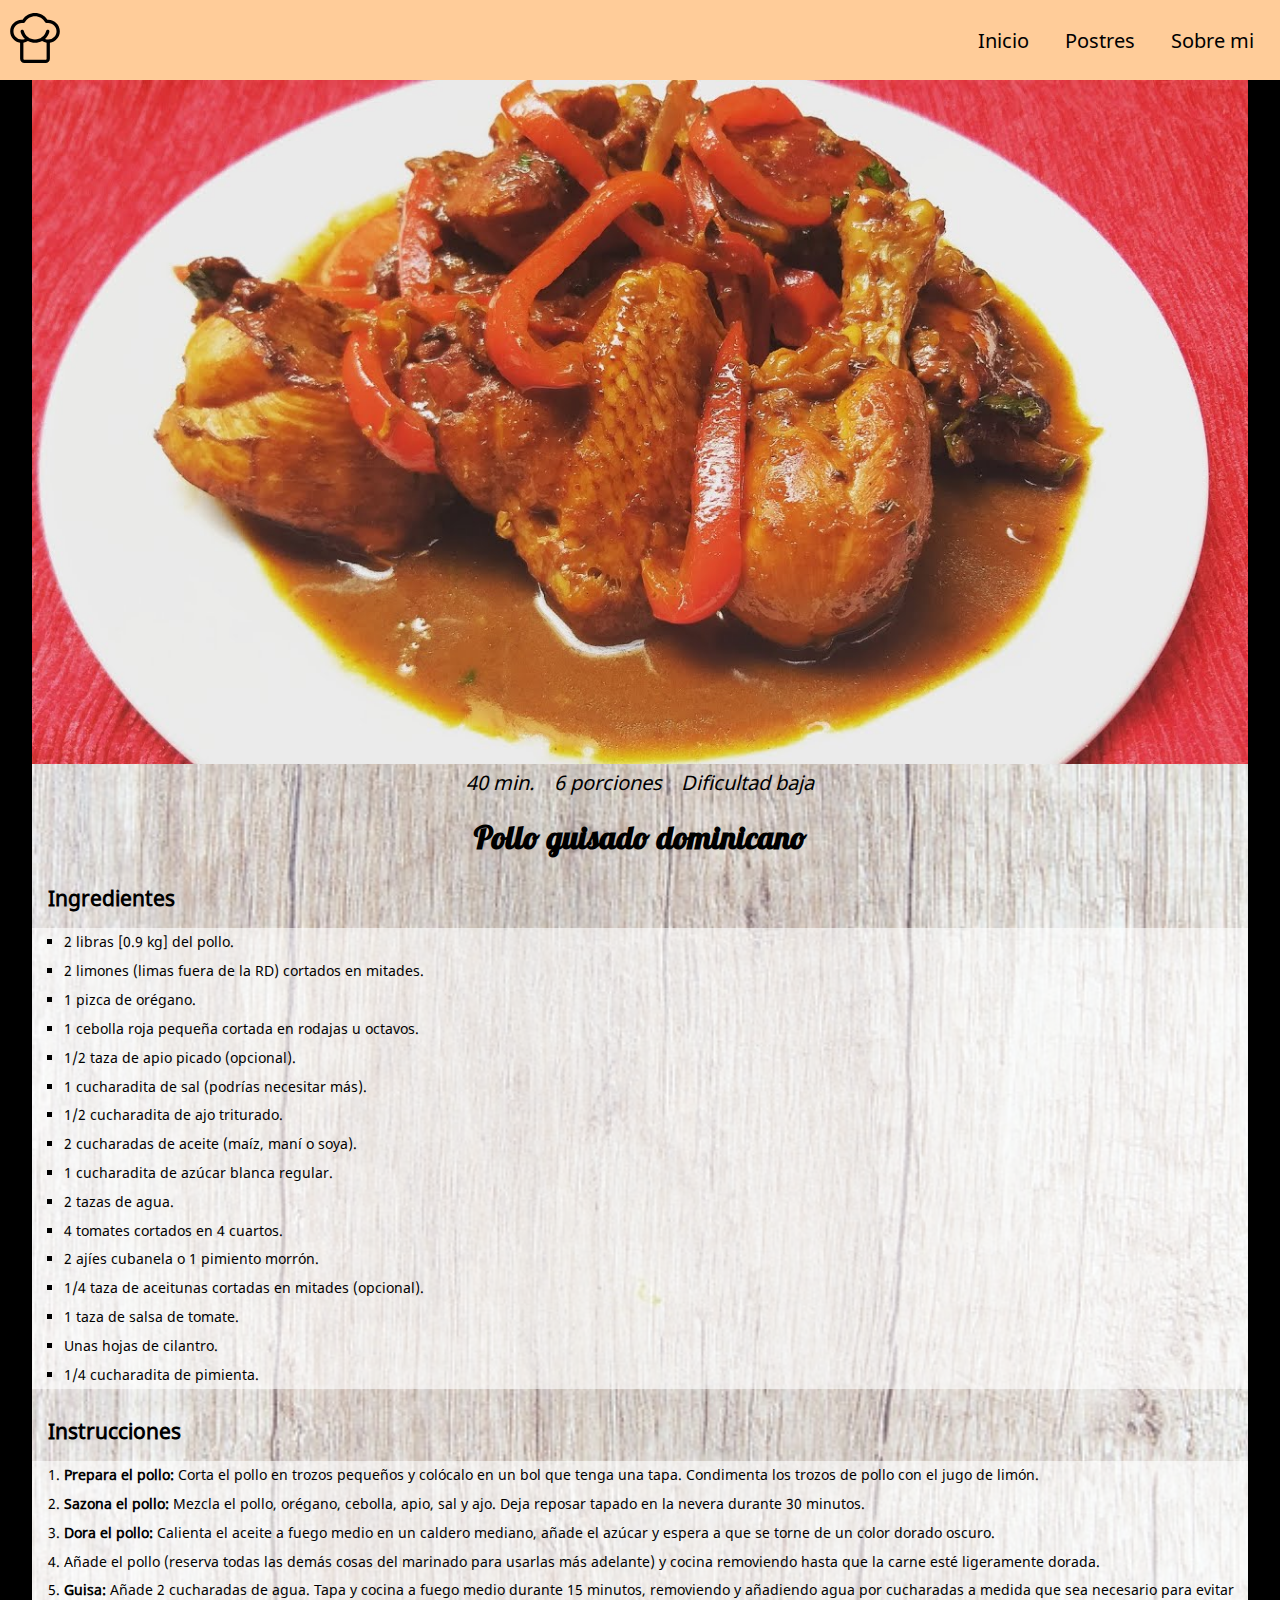
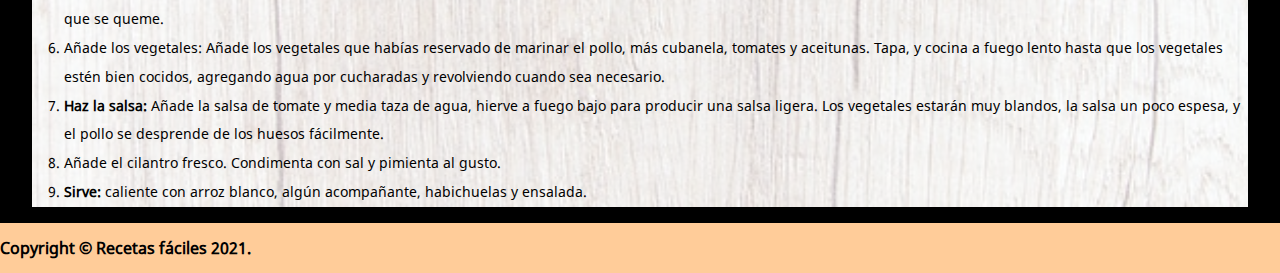
<file: pollo-guisado.html>
<!DOCTYPE html>
<html lang="es">
<head>
    <meta charset="UTF-8">
    <title>Mi Receta Favorita | Jean</title>
    <link rel="stylesheet" href="estilos.css">
    <link rel="stylesheet" href="app.css">
</head>
<body>

<!-- inicio del encabezado -->
    <header class="header">
        <div class="logo">
            <img src="/chef.svg" alt="">
        </div>
        <nav class="navbar">
            <ul>
                <li><a href="index.html">Inicio</a></li>
                <li><a href="#">Postres</a></li>
                <li><a href="sobre-mi.html">Sobre mi</a></li>
            </ul>
        </nav>
    </header>
<!-- fin del encabezado -->
 
<!-- Contenido Principal    -->
<div class="container">
    <section class="main-container">
        <article class="p-article-container">
            <div class="p-article__image">
                <a href="https://www.youtube.com/watch?v=zkLOFrcYxRE" target="_blank"><img src="img/pollo-guisado.jpg" alt="arroz blanco dominicano" title="Haz clic para ver el video"></a>
            </div>
            <div class="p-article-info">
                <i class="fas fa-history"> 40 min.</i>
                <i class="fas fa-users"> 6 porciones</i>
                <i class="fas fa-chart-bar"> Dificultad baja</i>
            </div>
            <div class="p-article__title">
                <h3>Pollo guisado dominicano</h3>
            </div>
            <div class="p-article__info">
                
            </div>
            <div class="p-article__receta">
                <h4>Ingredientes</h4>
                
                <div class="p-article__list">
                    <ul>
                        <li>2 libras [0.9 kg] del pollo.</li>
                        <li>2 limones (limas fuera de la RD) cortados en mitades.</li>
                        <li>1 pizca de orégano.</li>
                        <li>1 cebolla roja pequeña cortada en rodajas u octavos.</li>
                        <li>1/2 taza de apio picado (opcional).</li>
                        <li>1 cucharadita de sal (podrías necesitar más).</li>
                        <li>1/2 cucharadita de ajo triturado.</li>
                        <li>2 cucharadas de aceite (maíz, maní o soya).</li>
                        <li>1 cucharadita de azúcar blanca regular.</li>
                        <li>2 tazas de agua.</li>
                        <li>4 tomates cortados en 4 cuartos.</li>
                        <li>2 ajíes cubanela o 1 pimiento morrón.</li>
                        <li>1/4 taza de aceitunas cortadas en mitades (opcional).</li>
                        <li>1 taza de salsa de tomate.</li>
                        <li>Unas hojas de cilantro.</li>
                        <li>1/4 cucharadita de pimienta.</li>
                    </ul>
                </div>
                <h4>Instrucciones</h4>
                <div class="p-article__list">
                    <ol>
                        <li><b>Prepara el pollo:</b> Corta el pollo en trozos pequeños y colócalo en un bol que tenga una tapa. Condimenta los trozos de pollo con el jugo de limón.</li>
                        <li><b>Sazona el pollo:</b> Mezcla el pollo, orégano, cebolla, apio, sal y ajo. Deja reposar tapado en la nevera durante 30 minutos.</li>
                        <li><b>Dora el pollo:</b> Calienta el aceite a fuego medio en un caldero mediano, añade el azúcar y espera a que se torne de un color dorado oscuro.</li>
                        <li>Añade el pollo (reserva todas las demás cosas del marinado para usarlas más adelante) y cocina removiendo hasta que la carne esté ligeramente dorada.</li>
                        <li><b>Guisa:</b> Añade 2 cucharadas de agua. Tapa y cocina a fuego medio durante 15 minutos, removiendo y añadiendo agua por cucharadas a medida que sea necesario para evitar que se queme.</li>
                        <li>Añade los vegetales: Añade los vegetales que habías reservado de marinar el pollo, más cubanela, tomates y aceitunas. Tapa, y cocina a fuego lento hasta que los vegetales estén bien cocidos, agregando agua por cucharadas y revolviendo cuando sea necesario.</li>
                        <li><b>Haz la salsa:</b> Añade la salsa de tomate y media taza de agua, hierve a fuego bajo para producir una salsa ligera. Los vegetales estarán muy blandos, la salsa un poco espesa, y el pollo se desprende de los huesos fácilmente.</li>
                        <li>Añade el cilantro fresco. Condimenta con sal y pimienta al gusto. </li>
                        <li><b>Sirve:</b> caliente con arroz blanco, algún acompañante, habichuelas y ensalada.</li>
                    </ol>
                </div>
            </div>
        </article>
    </section>
</div>
 
<!-- inicio pie de pagina -->
    <footer>
        <p>Copyright © Recetas fáciles 2021.</p>
        <div class="social-icon">
            <a href="https://facebook.com" target="_blank"><i class="fab fa-facebook"></i></a>
            <a href="https://twitter.com/JeancarloRe" target="_blank"><i class="fab fa-twitter"></i></a>
            <a href="https://instagram.com" target="_blank"><i class="fab fa-instagram"></i></a>
            <a href="https://whatsapp.com" target="_blank"><i class="fab fa-whatsapp"></i></a>
        </div>
    </footer>
<!-- fin de pagina -->
</body>
</html>
</file>
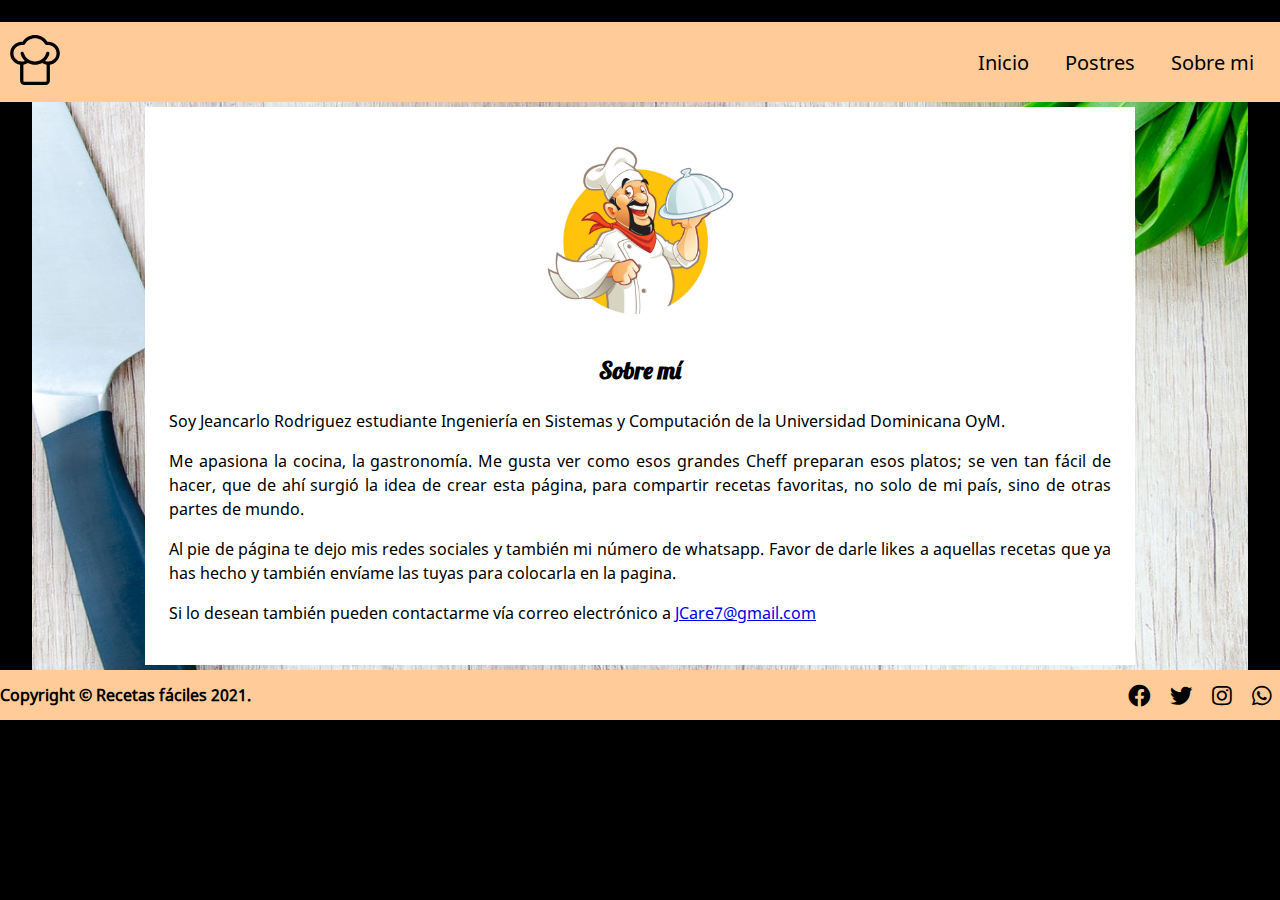
<file: sobre-mi.html>
<!DOCTYPE html>
<html lang="en">
<head>
    <meta charset="UTF-8">
    <title>Recetas Favoritas | Jean</title>
/*    <link rel="stylesheet" href="https://cdnjs.cloudflare.com/ajax/libs/font-awesome/5.15.3/css/all.min.css">*/
    <link rel="stylesheet" href="estilos.css">
    <link rel="stylesheet" href="app.css">
</head>

<body>
    <!-- inicio del encabezado -->
    <header class="header">
        <div class="logo">
            <img src="chef.svg" alt="">
        </div>
        <nav class="navbar">
            <ul>
                <li><a href="index.html">Inicio</a></li>
                <li><a href="#">Postres</a></li>
                <li><a href="sobre-mi.html">Sobre mi</a></li>
            </ul>
        </nav>
    </header>
    <!-- fin del encabezado -->

    <!-- Contenido Principal    -->
    <div class="container">
        <section class="main-container">

            <article class="contact">
                <div class="contact-info">
                    <div class="contact__image">
                        <center>
                            <img src="img/chef.png" alt="Cheff foto">
                        </center>
                    </div>
                    <h3>Sobre mí</h3>
                    <p>Soy Jeancarlo Rodriguez estudiante Ingeniería en Sistemas y Computación de la Universidad Dominicana OyM.</p>
                    <p>Me apasiona la cocina, la gastronomía. Me gusta ver como esos grandes Cheff preparan esos platos; se ven tan fácil de hacer, que de ahí surgió la idea de crear esta página, para compartir recetas favoritas, no solo de mi país, sino de otras partes de mundo.</p>
                    <p>Al pie de página te dejo mis redes sociales y también mi número de whatsapp. Favor de darle likes a aquellas recetas que ya has hecho y también envíame las tuyas para colocarla en la pagina.</p>
                    <p>Si lo desean también pueden contactarme vía correo electrónico a <a href="mailto:JCare7@gmail.com">JCare7@gmail.com</a></p>
                </div>

            </article>

        </section>

    </div>

    <!-- inicio pie de pagina -->
    <footer>
        <p>Copyright &copy; Recetas fáciles 2021.</p>
        <div class="social-icon">
            <a href="https://facebook.com" target="_blank"><i class="fab fa-facebook"></i></a>
            <a href="https://twitter.com/JeancarloRe" target="_blank"><i class="fab fa-twitter"></i></a>
            <a href="https://instagram.com" target="_blank"><i class="fab fa-instagram"></i></a>
            <a href="https://whatsapp.com" target="_blank"><i class="fab fa-whatsapp"></i></a>
        </div>
    </footer>
    <!-- fin de pagina -->

</body></html>
</file>
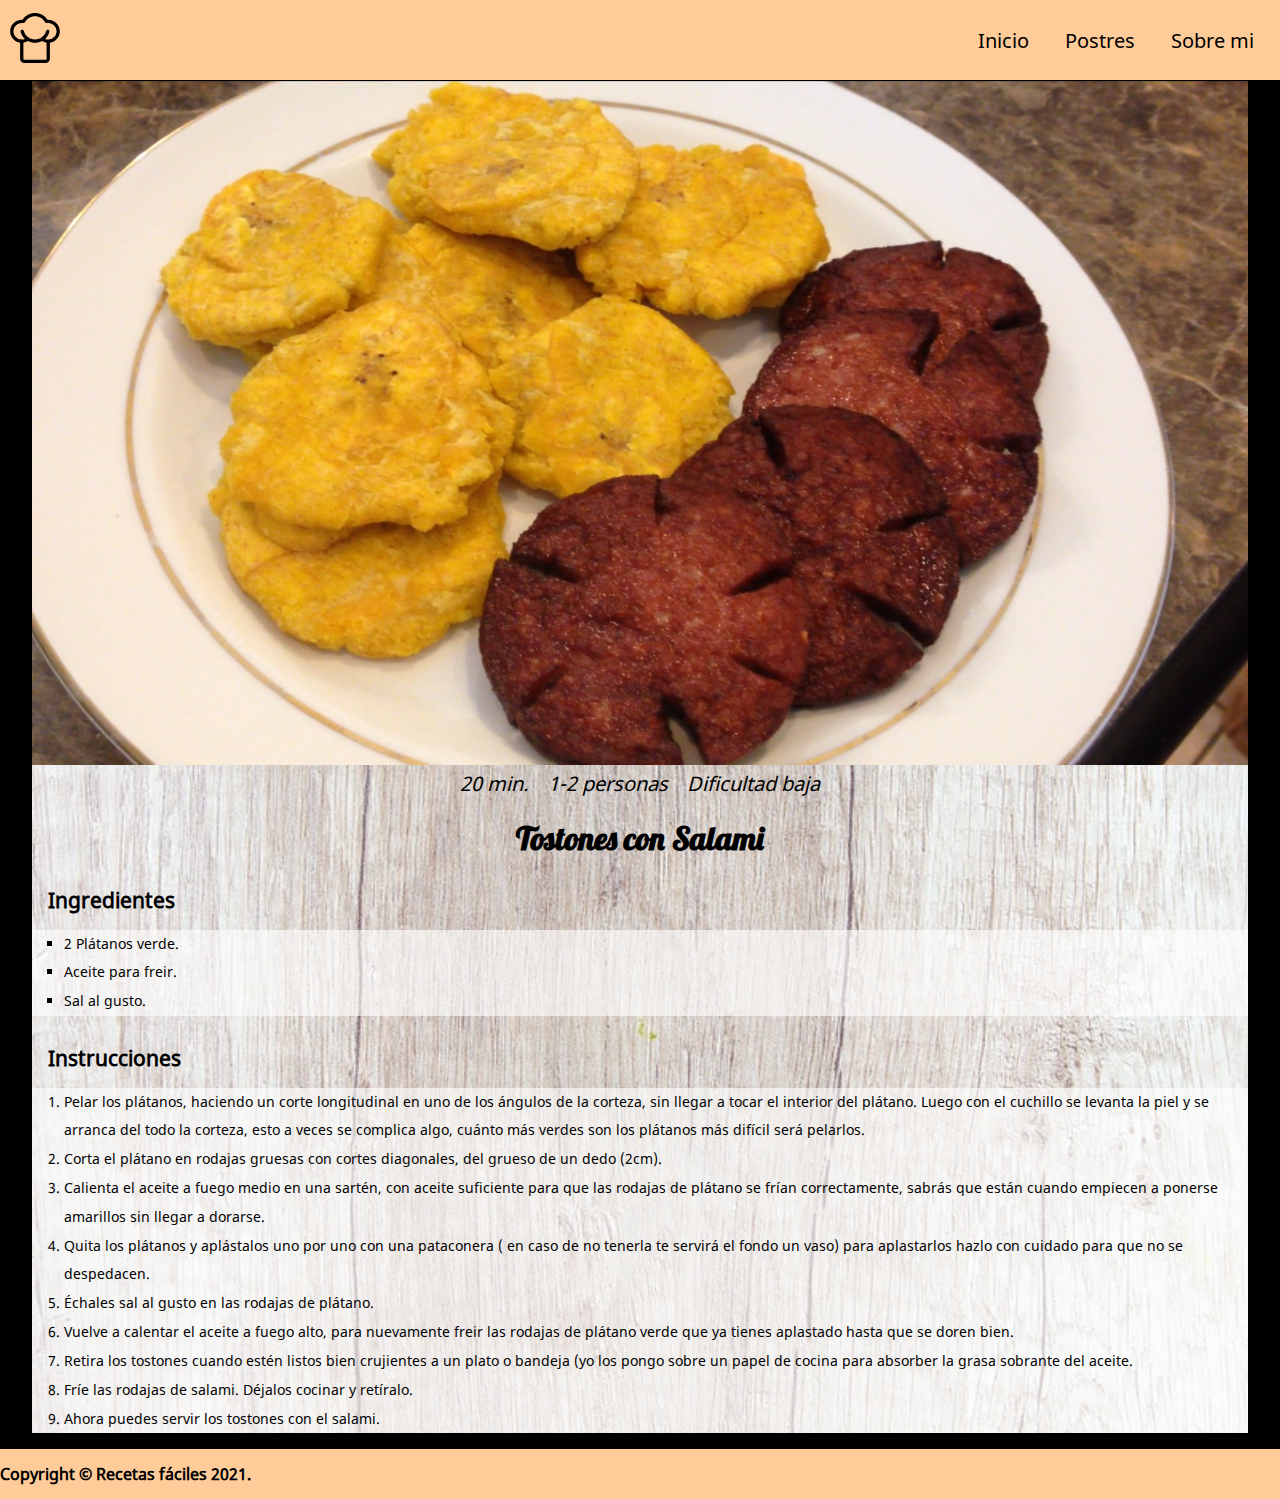
<file: tostones-con-salami.html>
<!DOCTYPE html>
<html lang="es">
<head>
    <meta charset="UTF-8">
    <title>Mi Receta Favorita | Jean</title>
    <link rel="stylesheet" href="estilos.css">
    <link rel="stylesheet" href="app.css">
</head>
<body>

<!-- inicio del encabezado -->
    <header class="header">
        <div class="logo">
            <img src="chef.svg" alt="">
        </div>
        <nav class="navbar">
            <ul>
                <li><a href="index.html">Inicio</a></li>
                <li><a href="#">Postres</a></li>
                <li><a href="sobre-mi.html">Sobre mi</a></li>
            </ul>
        </nav>
    </header>
<!-- fin del encabezado -->
 
<!-- Contenido Principal    -->
<div class="container">
    <section class="main-container">
        <article class="p-article-container">
            <div class="p-article__image">
                <a href="https://www.youtube.com/watch?v=P2RuHDR3-bM" target="_blank"><img src="img/tostones-con-salami.png" alt="arroz blanco dominicano" title="Haz clic para ver el video"></a>
            </div>
            <div class="p-article-info">
                <i class="fas fa-history"> 20 min.</i>
                <i class="fas fa-users"> 1-2 personas</i>
                <i class="fas fa-chart-bar"> Dificultad baja</i>
            </div>
            <div class="p-article__title">
                <h3>Tostones con Salami</h3>
            </div>
            <div class="p-article__info">
                
            </div>
            <div class="p-article__receta">
                <h4>Ingredientes</h4>
                
                <div class="p-article__list">
                    <ul>
                        <li>2 Plátanos verde.</li>
                        <li>Aceite para freir.</li>
                        <li>Sal al gusto.</li>
                    </ul>
                </div>
                <h4>Instrucciones</h4>
                <div class="p-article__list">
                    <ol>
                        <li>Pelar los plátanos, haciendo un corte longitudinal en uno de los ángulos de la corteza, sin llegar a tocar el interior del plátano. Luego con el cuchillo se levanta la piel y se arranca del todo la corteza, esto a veces se complica algo, cuánto más verdes son los plátanos más difícil será pelarlos.</li>
                        <li>Corta el plátano en rodajas gruesas con cortes diagonales, del grueso de un dedo (2cm).</li>
                        <li>Calienta el aceite a fuego medio en una sartén, con aceite suficiente para que las rodajas de plátano se frían correctamente, sabrás que están cuando empiecen a ponerse amarillos sin llegar a dorarse.</li>
                        <li>Quita los plátanos y aplástalos uno por uno con una pataconera ( en caso de no tenerla te servirá el fondo un vaso) para aplastarlos hazlo con cuidado para que no se despedacen.</li>
                        <li>Échales sal al gusto en las rodajas de plátano.</li>
                        <li>Vuelve a calentar el aceite a fuego alto, para nuevamente freir las rodajas de plátano verde que ya tienes aplastado hasta que se doren bien.</li>
                        <li>Retira los tostones cuando estén listos bien crujientes a un plato o bandeja (yo los pongo sobre un papel de cocina para absorber la grasa sobrante del aceite.</li>
                        <li>Fríe las rodajas de salami. Déjalos cocinar y retíralo.</li>
                        <li>Ahora puedes servir los tostones con el salami.</li>
                    </ol>
                </div>
            </div>
        </article>
    </section>
</div>
 
<!-- inicio pie de pagina -->
    <footer>
        <p>Copyright &copy; Recetas fáciles 2021.</p>
        <div class="social-icon">
            <a href="https://facebook.com" target="_blank"><i class="fab fa-facebook"></i></a>
            <a href="https://twitter.com/JeancarloRe" target="_blank"><i class="fab fa-twitter"></i></a>
            <a href="https://instagram.com" target="_blank"><i class="fab fa-instagram"></i></a>
            <a href="https://whatsapp.com" target="_blank"><i class="fab fa-whatsapp"></i></a>
        </div>
    </footer>
<!-- fin de pagina -->

</body>
</html>
</file>
<file: estilos.css>
/*
@import url('https://fonts.googleapis.com/css2?family=Lobster&display=swap');
@import url('https://fonts.googleapis.com/css2?family=Noto+Sans:wght@400;700&display=swap');
*/

@font-face {
  font-family: Lobster;
  src: url('Lobster.ttf');
}
@font-face {
  font-family: Noto;
  src: url('NotoSans.ttf');
}

*{
    box-sizing: border-box;
}

*::selection{
    background-color: #ffcc99;
}

body{
    font-family: Noto, sans-serif;
    margin: 0;
    padding: 0;
    background: black;
}

.header{
    display: flex;
    justify-content: space-between;
    align-items: center;
    height: 80px;
    background: #ffcc99;
}

.navbar {
    margin-right: 10px;
}

.header .navbar ul {
    list-style: none;
}

.navbar ul li {
    display: inline-block;
}

.navbar ul li a {
    display: block;
    text-decoration: none;
    padding: .5rem 1rem;
    font-size: 20px;
    color: black;
}

.navbar ul li a:hover{
    border-bottom: 3px solid blue;
}

.logo img{
    width: 50px;
    height: 50px;
    margin-left: 10px;
}

/* Estilos del Banner */
.banner {
    width: 100%;
    height: 40vh;
    margin-bottom: 10px;
    background-color: #f5f5f5;
    background-position: center;
    background-size: cover;
    background-image: url('./img/banner.jpg');
    transition: all .1s ease-in-out;
    animation: banner 20s infinite linear;
}

.banner__content {
    width: 100%;
    height: 100%;
    background-color: rgba(0, 22, 40, .5);
    display: flex;
    flex-direction: column;
    justify-content: center;
    align-items: center;
    color: white;
}

.banner__content h1 {
    color: white;
    padding: 0;
    font-size: 3em;
    margin: 0;
    font-family: 'Lobster', cursive;
}

.banner__content p {
    margin: 0;
    font-size: 1.2em;
}

/* Animacion del banner */
@keyframes banner {
    0% {background-image: url('./img/banner.jpg');}
    25% {background-image: url('./img/banner1.jpg');}
    50% {background-image: url('./img/banner2.jpg');}
    100% {background-image: url('./img/banner3.jpg');}
}

/* Seccion de las recetas */
.cards{
    margin: auto;
    max-width: 1000px;
    width: 95%;
    display: grid;
    grid-template-columns: repeat(auto-fill, minmax(250px, 1fr));
    gap: 20px;
}

.card{
    box-shadow: 0 0 3px rgba(0,0,0,.1);
    margin-bottom: 10px;
    background: #fafafa;
    position: relative;
}

.card__image{
	width: 100%;
	display: block;
    
}

/* Overlay */
.overlay{
    position: absolute;
    left: 0;
    bottom: 0;
    background: rgba(255, 204, 153,.6);
    width: 100%;
    height: 100%;
    opacity: 0;
    transition: .5s ease;
}
.overlay a{
    text-decoration: underline;
    position: absolute;
    top: 50%;
    left: 50%;
    transform: translate(-50%,-50%);
    text-align: center;
    font-size: 2rem;
}

.card:hover .overlay{
    opacity: 1;
}

.card__info{
    text-align: center;
    margin: 10px;
    font-size: .8em;
}

.card__info i{
    padding: 3px;
}

.card__content{
	line-height: 1.5;
	font-size: .9em;
	padding: 10px;
	background: #fafafa;
}

.card__content h3{
    text-align: center;
    text-transform: uppercase;
    font-size: 1.2em;
}

/* El pie de pagina */
footer {
    display: flex;
    justify-content: space-between;
    align-items: center;
    background: #ffcc99;
    height: 50px;
}

footer p {
    font-weight: bold;
}

footer .social-icon a {
    color: black;
    margin: 8px;
    font-size: 1.4em;
    transition: .7s ease;
}

footer .social-icon a:hover i{
    color: tomato;
    transform: scale(1.3);
}
</file>
<file: app.css>
body{
    font-family: Noto, sans-serif;
    margin: 0;
    padding: 0;
    background: black;
}

.main-container {
    background: url(img/incredientes.jpg);
    background-position: center;
    background-size: cover;
    width: 95%;
    height: 100%;
    margin: auto;
}

.p-articles {
    width: 85%;
    margin: 0 auto;
}

.p-article__image img {
    width: 100%;
    object-fit: cover;
}
    
.p-article__title h3 {
    text-align: center;
    font-size: 2rem;
    margin: 1.3rem 0;
    font-family: lobster;
}

.p-article__receta h4 {
    font-size: 1.3rem;
    text-align: left;
    margin-bottom: 0;
    margin-left: 1rem;
}

.p-article__receta ul {
    list-style-type: square;
    padding-left: 2rem;
    text-align: left;
}

.p-article__receta ol{
    padding-left: 2rem; text-align: left;
}

.p-article__receta ul li,
ol li {
    font-size: .9rem;
    line-height: 2;
}

.p-article__list{
    background: rgba(255,255,255,0.60);
}

.p-article-info i{
    font-size: 1.25rem;
    padding: 0 .6rem;
}

.p-article-info{
    display: flex;
    justify-content: center;
    align-items: center;
}

/* Estilos pagina Sobre mi */
.contact{
    margin: auto;
    max-width: 1000px;
    width: 95%;
    display: flex;
    justify-content: center;
    align-items: center;
    padding: 5px;
}

.contact__image img{
    display: block;
    width: 200px;
}

.contact-info{
    width: 1000px;
    background: white;
    padding: 1.5rem;
}

.contact-info h3{
    text-align: center;
    font-size: 1.5rem;
    font-family: Lobster, sans-serif;
}

.contact-info p{
    line-height: 1.5;
    text-align: justify;
}
</file>
